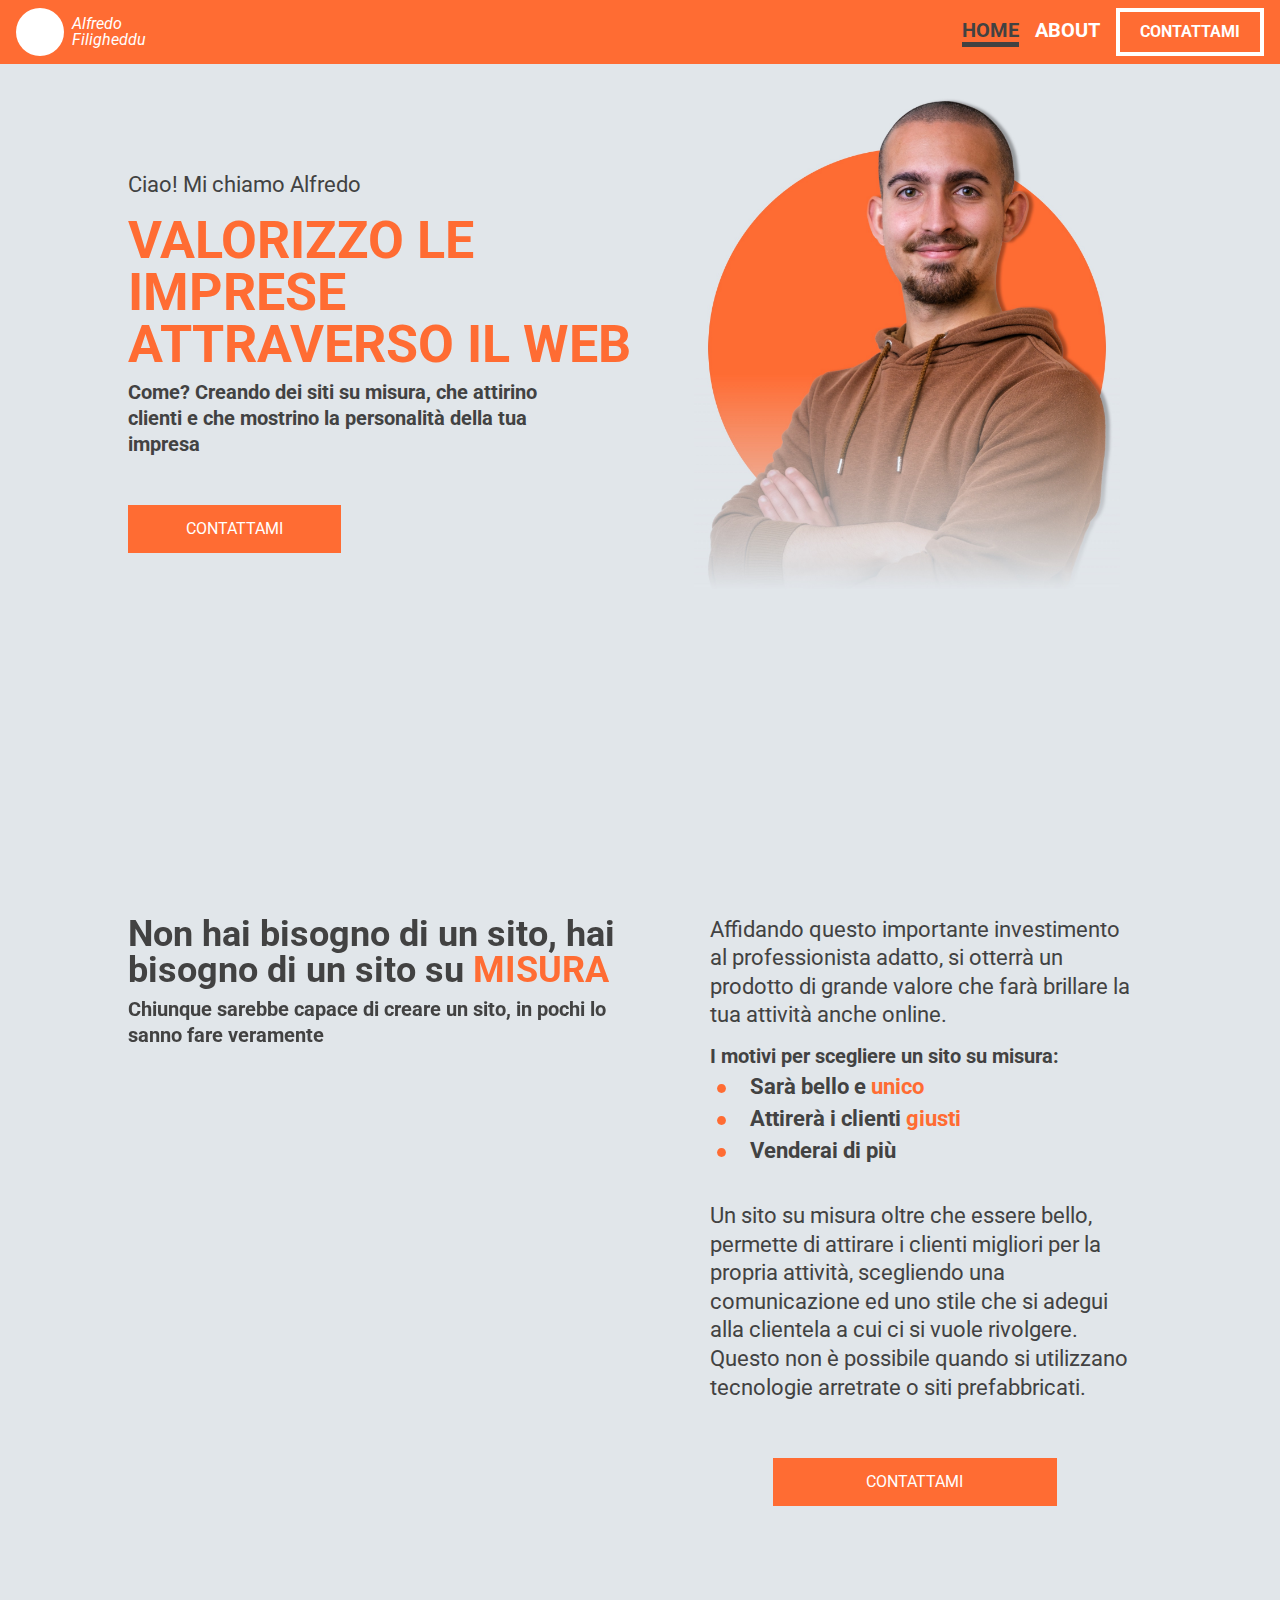
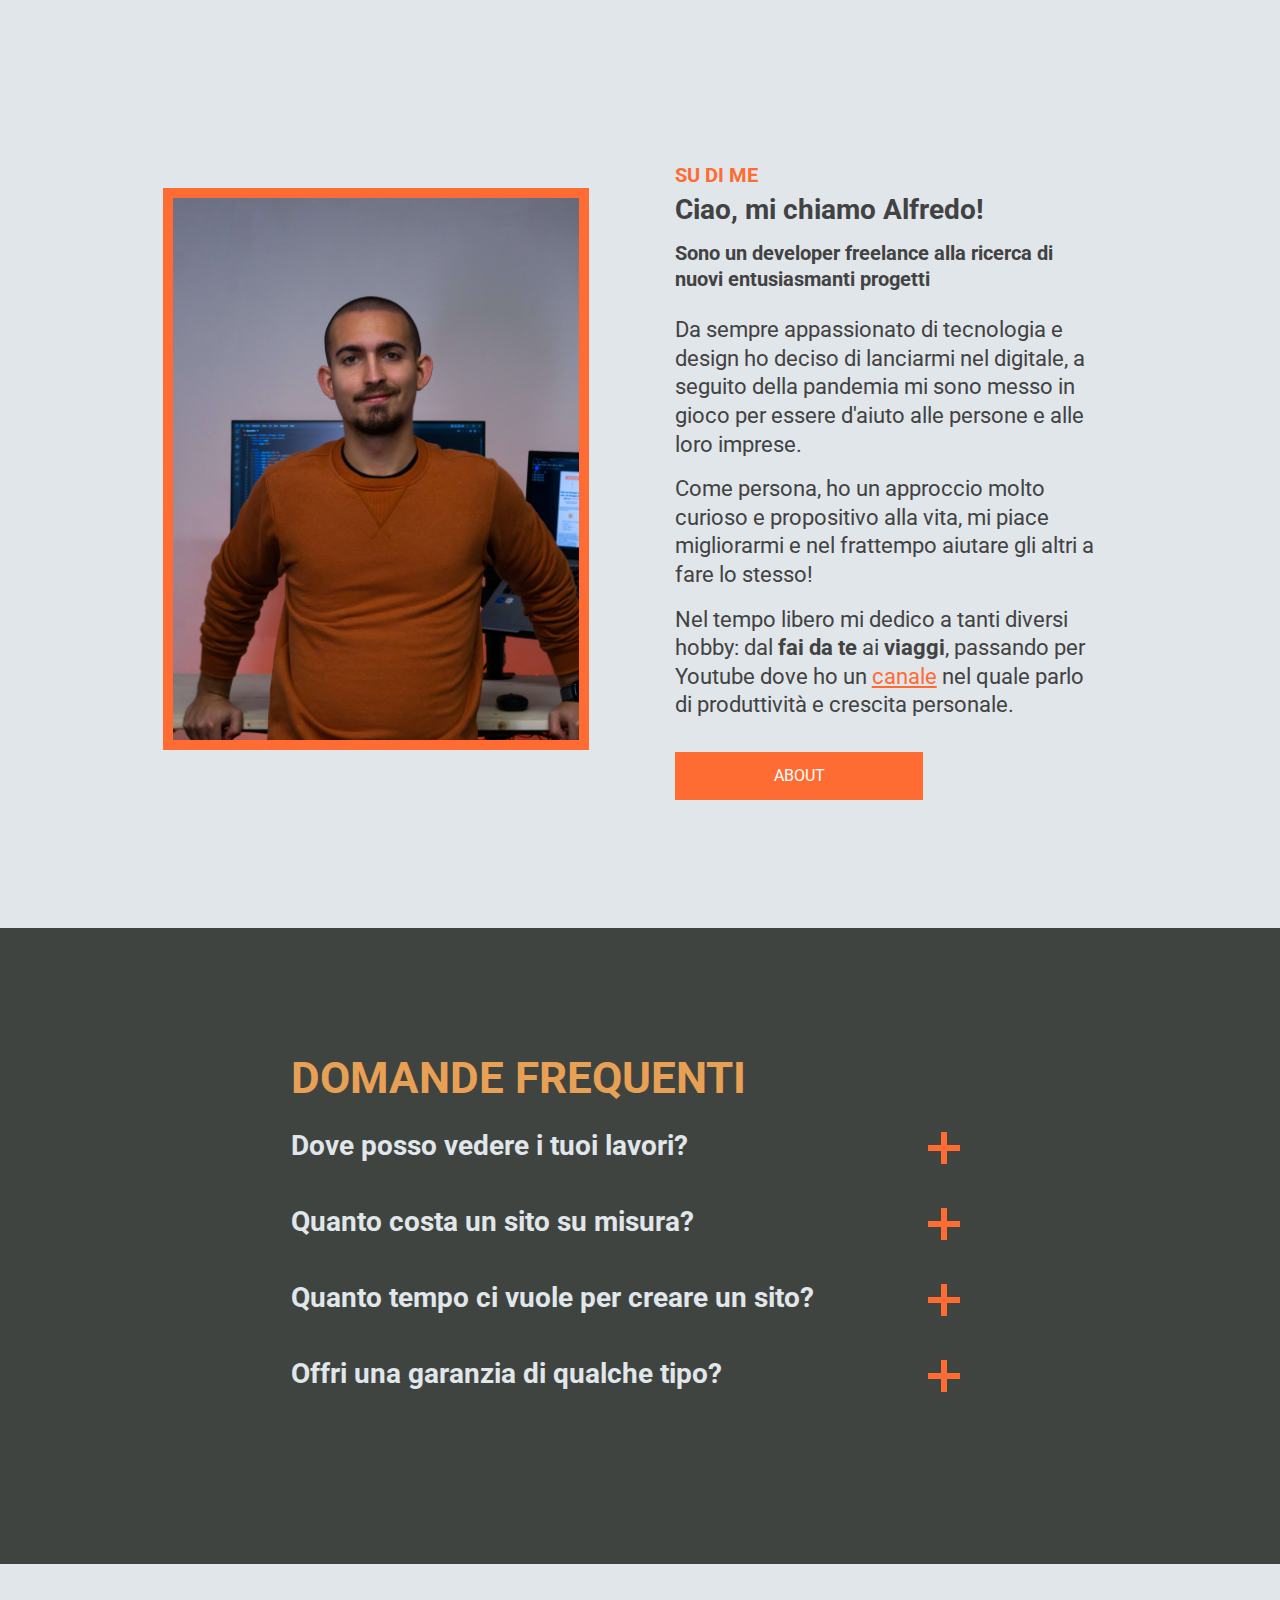
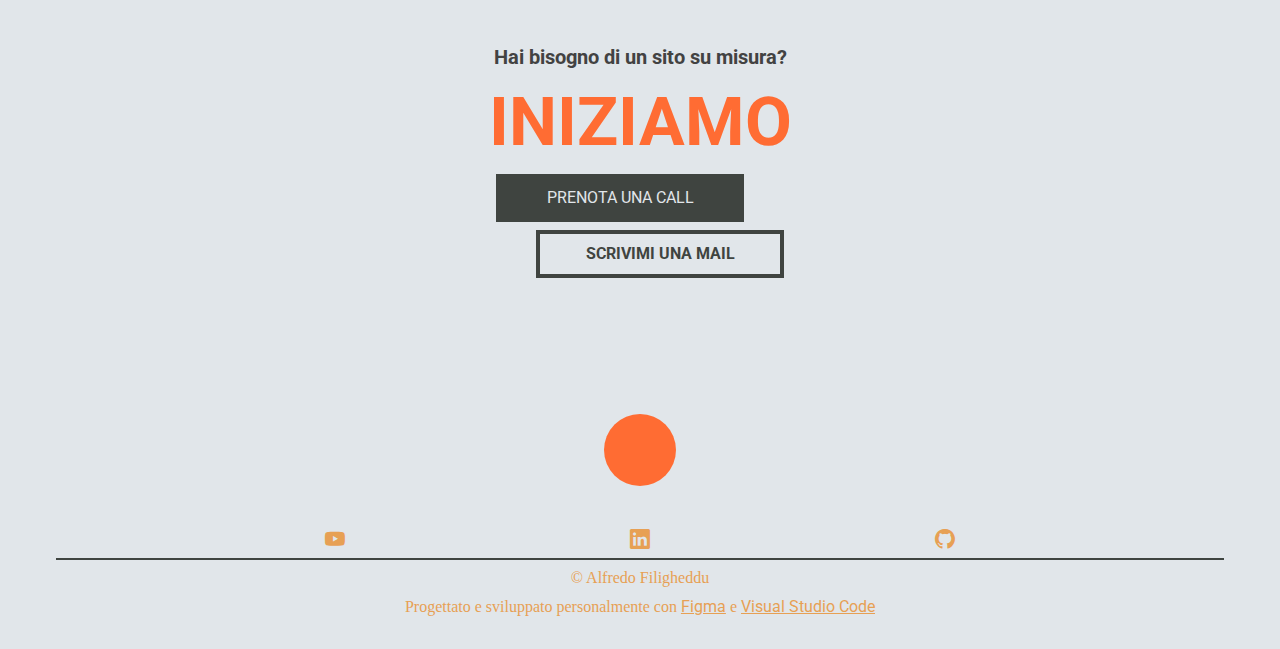
<file: index.html>
<!DOCTYPE html>
<html lang="it">

<head>
  <meta charset="UTF-8">
  <meta http-equiv="X-UA-Compatible" content="IE=edge">
  <meta name="viewport" content="width=device-width, initial-scale=1.0">
  <meta name="description" content="Alfredo Filigheddu Web Developer landing page">
  <meta name="theme-color" content="#ff6c33" />
  <title>Alfredo Filigheddu Web Developer Freelance</title>

  <link rel="shortcut icon" href="assets/img/IconWEB.svg" type="image/x-icon">
  <link rel="icon" href="assets/img/IconIOS.png" sizes="32x32">
  <link rel="icon" href="assets/img/IconIOS.png" sizes="192x192">
  <link rel="apple-touch-icon" sizes="192x192" href="assets/img/IconIOS.png">

  <link type='text/css' rel="stylesheet" href="assets/scss/style.css">
  <link type='text/css' rel='stylesheet' href='https://cdn.jsdelivr.net/npm/bootstrap-icons@1.9.1/font/bootstrap-icons.css'>
</head>

<body class="bg-light">
  <header class="sticky-top">
    <nav class="navbar-expand-round-md">
      <label for="navRoundCheck" class="fixed-top invisible">Burger menu</label>
      <input id="navRoundCheck" class="nav-check-round" type="checkbox">
      <ul class="burger-round">
        <li class="line1"></li>
        <li class="line2"></li>
        <li class="line3"></li>
      </ul>
      <div class="dot"></div>

      <a class="nav-brand" href="index.html">
        <div class="logo mr-1"></div>
        <span>Alfredo <br>
          Filigheddu
        </span>
      </a>

      <div class="navbar-collapse-round">
        <ul class="navbar-nav">
          <li class="nav-item"><a class="nav-link active" aria-current="page" href="index.html">Home</a></li>
          <!-- <li class="nav-item"><a class="nav-link" href="index.html#portfolio">Work</a></li> -->
          <li class="nav-item"><a class="nav-link" href="about.html">About</a></li>
          <!-- <li class="nav-item"><a class="nav-link" href="blog.html">Blog</a></li> -->
          <li class="nav-item">
            <a class="nav-link hollow-button border-white" href="mailto:filigheddualfredo@gmail.com" target="_blank">Contattami</a>
          </li>
        </ul>
      </div>
    </nav>
  </header>

  <main>
    <!-- Hero section  -->
    <section class="d-flex-lg flex-row-reverse-lg align-center justify-between pt-0">

      <div class="mb-3 mx-4 col-5-lg position-relative">
        <img src="assets/img/hero.jpeg" class="responsive-pic position-relative" alt="">
      </div>

      <div class="text-center d-flex flex-column align-center col-6-lg text-left-lg align-start-lg">
        <p>Ciao! Mi chiamo Alfredo</p>
        <h1 class="color-main sub-title-4 sub-title-3-lg">Valorizzo le imprese attraverso il web</h1>
        <p class="sub-title-6 col-10">Come? Creando dei siti su misura, che attirino clienti e che mostrino la
          personalità della tua impresa</p>
        <a href="mailto:filigheddualfredo@gmail.com" target="_blank" class="flat-button bg-main color-white mt-5 col-5-lg">Contattami</a>
      </div>
    </section>

    <!-- Education section -->
    <section class="d-flex-lg justify-between-lg">
      <div class="text-center h-fit-content mb-5 col-6-lg text-left-lg sticky-navbar-lg">
        <h2 class="nonecase sub-title-4">Non hai bisogno di un sito, hai bisogno di un sito su
          <span class="uppercase color-main">misura</span>
        </h2>
        <p class="sub-title-6 ">Chiunque sarebbe capace di creare un sito, in pochi lo sanno fare veramente</p>
      </div>

      <div class="col-5-lg">
        <p>Affidando questo importante investimento al professionista adatto, si otterrà un prodotto di grande valore
          che
          farà brillare la tua attività anche online.</p>

        <h3 class="sub-title-6 text-center text-left-lg">I motivi per scegliere un sito su misura:</h3>
        <ul class="list">
          <li>Sarà bello e <span class="color-main">unico</span></li>
          <li>Attirerà i clienti <span class="color-main">giusti</span></li>
          <li>Venderai di più</li>
        </ul>

        <p>Un sito su misura oltre che essere bello, permette di attirare i clienti migliori per la propria attività,
          scegliendo una comunicazione ed uno stile che si adegui alla clientela a cui ci si vuole rivolgere. <br>

          Questo non è possibile quando si utilizzano tecnologie arretrate o siti prefabbricati.
        </p>

        <div class="text-center pt-5"><a href="mailto:filigheddualfredo@gmail.com" target="_blank" class="flat-button bg-main color-white col-8-lg">Contattami</a>
        </div>
      </div>
    </section>

    <!-- Prima recensione -->
    <!-- <section>
      <div class="bg-accent mb-3" style="aspect-ratio: 16/9;"></div>
      <h3 class="sub-title-5">"Titolo di recensione bellissima"</h3>
      <p>"Lorem ipsum dolor sit amet consectetur adipisicing elit. Iste eveniet fugiat placeat nam aliquam fuga dolores
        quam id ab quod libero tempore, illum ipsum commodi laborum molestias maiores, a facere!"</p>
      <div class="d-flex align-center">
        <div class="round-5 bg-accent mr-2" style="aspect-ratio: 1/1; height: 48px;"></div>
        <p class="mb-0"><span class="uppercase bold">Alex Pileri</span> <br>
          Videomaker</p>
      </div>
    </section> -->

    <!-- Futura sezione portfolio -->
    <!-- Futura sezione portfolio -->
    <!-- Futura sezione portfolio -->

    <!-- About me riassunto -->
    <section class="d-flex flex-column align-center flex-row-lg justify-around">
      <img src="assets/img/about.jpg" alt="" class="responsive-pic mb-3 col-5-lg" style="border: 10px solid #ff6c33;">
      <div class="col-5-lg">
        <div class="text-center text-left-lg">
          <p class="uppercase color-main sub-title-6">Su di me</p>
          <h3 class="mb-2">Ciao, mi chiamo Alfredo!</h3>
          <p class="sub-title-6 mb-3">Sono un <em>developer freelance</em> alla ricerca di nuovi entusiasmanti progetti
          </p>
        </div>

        <div class="mb-4">
          <p>Da sempre appassionato di tecnologia e design ho deciso di lanciarmi nel digitale, a seguito della
            pandemia mi sono messo in gioco per essere d'aiuto alle persone e alle loro imprese.</p>
          <p>Come persona, ho un approccio molto curioso e propositivo alla vita, mi piace migliorarmi e nel
            frattempo aiutare gli altri a fare lo stesso!</p>
          <p>Nel tempo libero mi dedico a tanti diversi hobby: dal <b>fai da te</b> ai <b>viaggi</b>, passando per
            Youtube
            dove ho un <a href="https://www.youtube.com/channel/UCLIJbzDooY8uqppBxe8pnKA" target="_blank">canale</a>
            nel quale parlo di produttività e crescita personale.
          </p>
        </div>
        <div class="text-center text-left-lg"><a href="about.html" class="flat-button bg-main color-white col-7-lg">About</a></div>
      </div>
    </section>

    <!-- Blog di educazione -->
    <!-- <section class="bg-dark color-light">
      <div class="text-center">
        <p class="uppercase color-main sub-title-6">Blog</p>
        <h3 class="mb-2">Aggiornarsi in toto</h3>
        <p class="sub-title-6 mb-3">Aggiornarsi sulle ultime novità ti aiuterà a migliorare la tua presenza online</p>
      </div>

      <div class="d-flex-lg justify-evenly">
        <article class="mb-5 pt-5 col-4-lg">
          <img src="assets/img/blog1.jpg" alt="" class="mb-2 responsive-pic"
            style="aspect-ratio: 16/9;border: 4px solid #ff6c33;">
          <p class="sub-title-6 color-main mb-0">Web design</p>
          <h3 class="mb-2">5 cose che devi assolutamente avere sul tuo sito</h3>
          <p>Ogni sito che si rispetti è composto da diverse sezioni, un buon modo per riconoscere un sito di qualità da
            uno scadente è controllare che abbia almeno tre di quelle elencate in questo articolo.</p>
        </article>

        <article class="mb-5 pt-5 col-4-lg">
          <div class="bg-accent mb-2" style="aspect-ratio: 16/9;"></div>
          <p class="sub-title-6 color-main mb-0">Business</p>
          <h3 class="mb-2">Perchè hai bisogno di un sito</h3>
          <p>A seguito della pandemia gran parte delle attività si sono spostate sul web, avere una presenza online è
            ora più importante che mai.</p>
        </article>

        <article class="mb-5 pt-5 col-4-lg">
          <div class="bg-accent mb-2" style="aspect-ratio: 16/9;"></div>
          <p class="sub-title-6 color-main mb-0">Web design</p>
          <h3 class="mb-2">Cos'è un sito web responsive e perchè dovresti saperlo</h3>
          <p>Un sito web responsive può fare la differenza nell'acquisire nuovi clienti. Scopri in questo articolo cosa
            sono e perchè è meglio averne uno.</p>
        </article>
      </div>
      <div class="text-center">
        <a href="blog.html" class="flat-button bg-main color-white col-4-lg">Vedi tutti gli articoli</a>
      </div>
      </div>
    </section> -->

    <!-- Futura sezione con recensioni -->
    <!-- Futura sezione con recensioni -->
    <!-- Futura sezione con recensioni -->

    <!-- Domande Frequenti -->
    <section class="bg-dark color-light d-flex-lg justify-center align-center">
      <div class="col-8-lg">
        <h2 class="mb-4 color-accent">Domande Frequenti</h2>

        <div class="accordion">
          <h3>Dove posso vedere i tuoi lavori?</h3>
          <div class="plus"><span></span><span></span></div>
        </div>
        <p class="panel">Attualmente non ho lavori che posso mostrare, in quanto quelli che ho svolto finora sono sotto
          accordo di riservatezza e non posso quindi pubblicarli online. <br>
          In ogni caso questo sito l’ho fatto io, e penso possa essere un buon esempio delle mie abilità.</p>

        <div class="accordion">
          <h3>Quanto costa un sito su misura?</h3>
          <div class="plus"><span></span><span></span></div>
        </div>
        <p class="panel">Ogni sito è unico e come tale avrà un valore differente in base a diversi fattori. <br>
          Per farti un’idea alcuni dei siti a cui ho lavorato hanno un valore tra i 500€ e i 700€ per pagine singole e
          dai 1000€ in su per siti completi con almeno tre pagine.</p>

        <div class="accordion">
          <h3>Quanto tempo ci vuole per creare un sito?</h3>
          <div class="plus"><span></span><span></span></div>
        </div>
        <p class="panel">In genere le tempistiche per completare un sito dall’inizio alla fine vanno da 2 a 5 settimane,
          in base alla complessità e al numero di pagine.</p>

        <div class="accordion">
          <h3>Offri una garanzia di qualche tipo?</h3>
          <div class="plus"><span></span><span></span></div>
        </div>
        <p class="panel">Si, per l’intero anno successivo al completamento del sito tutti gli interventi di manutenzione
          e risoluzione dei bug sono gratuiti.</p>
      </div>
    </section>


    <!-- Call to action -->
    <div class="d-flex flex-column align-center py-5 my-5">
      <p class="sub-title-6">Hai bisogno di un sito su misura?</p>
      <p class="sub-title-1 uppercase color-main">Iniziamo</p>
      <a href="/contacts.html" class="flat-button bg-dark color-light mb-1" style="width: 248px; margin-right: 40px;">Prenota una call
      </a>
      <a href="mailto:filigheddualfredo@gmail.com" target="_blank" class="hollow-button" style="width: 248px; margin-left: 40px;">Scrivimi una mail
      </a>
    </div>
  </main>

  <footer class="text-center color-accent">
    <a href="index.html">
      <div class="logo mb-5">
      </div>
    </a>
    <ul id="footerList" class="row justify-evenly mb-1">
      <li>
        <a href="https://www.youtube.com/channel/UCLIJbzDooY8uqppBxe8pnKA" target="_blank">
          <i class="bi bi-youtube color-accent"></i></a>
      </li>
      <li>
        <a href="https://www.linkedin.com/in/alfredo-filigheddu" target="_blank"><i class="bi bi-linkedin color-accent"></i></a>
      </li>
      <li>
        <a href="https://www.github.com/Alfrew" target="_blank"><i class="bi bi-github color-accent"></i></a>
      </li>
    </ul>

    <hr>

    <div class="mx-4">
      <p class="mb-1">&copy; Alfredo Filigheddu</p>
      <p>Progettato e sviluppato personalmente con <a href="https://www.figma.com" class="color-accent" target="_blank">Figma</a> e
        <a href="https://code.visualstudio.com" class="color-accent" target="_blank">Visual Studio Code</a>
      </p>
    </div>
  </footer>

  <script src="assets/js/script.js"></script>
  <script src="assets/js/accordion.js"></script>
</body>

</html>
</file>
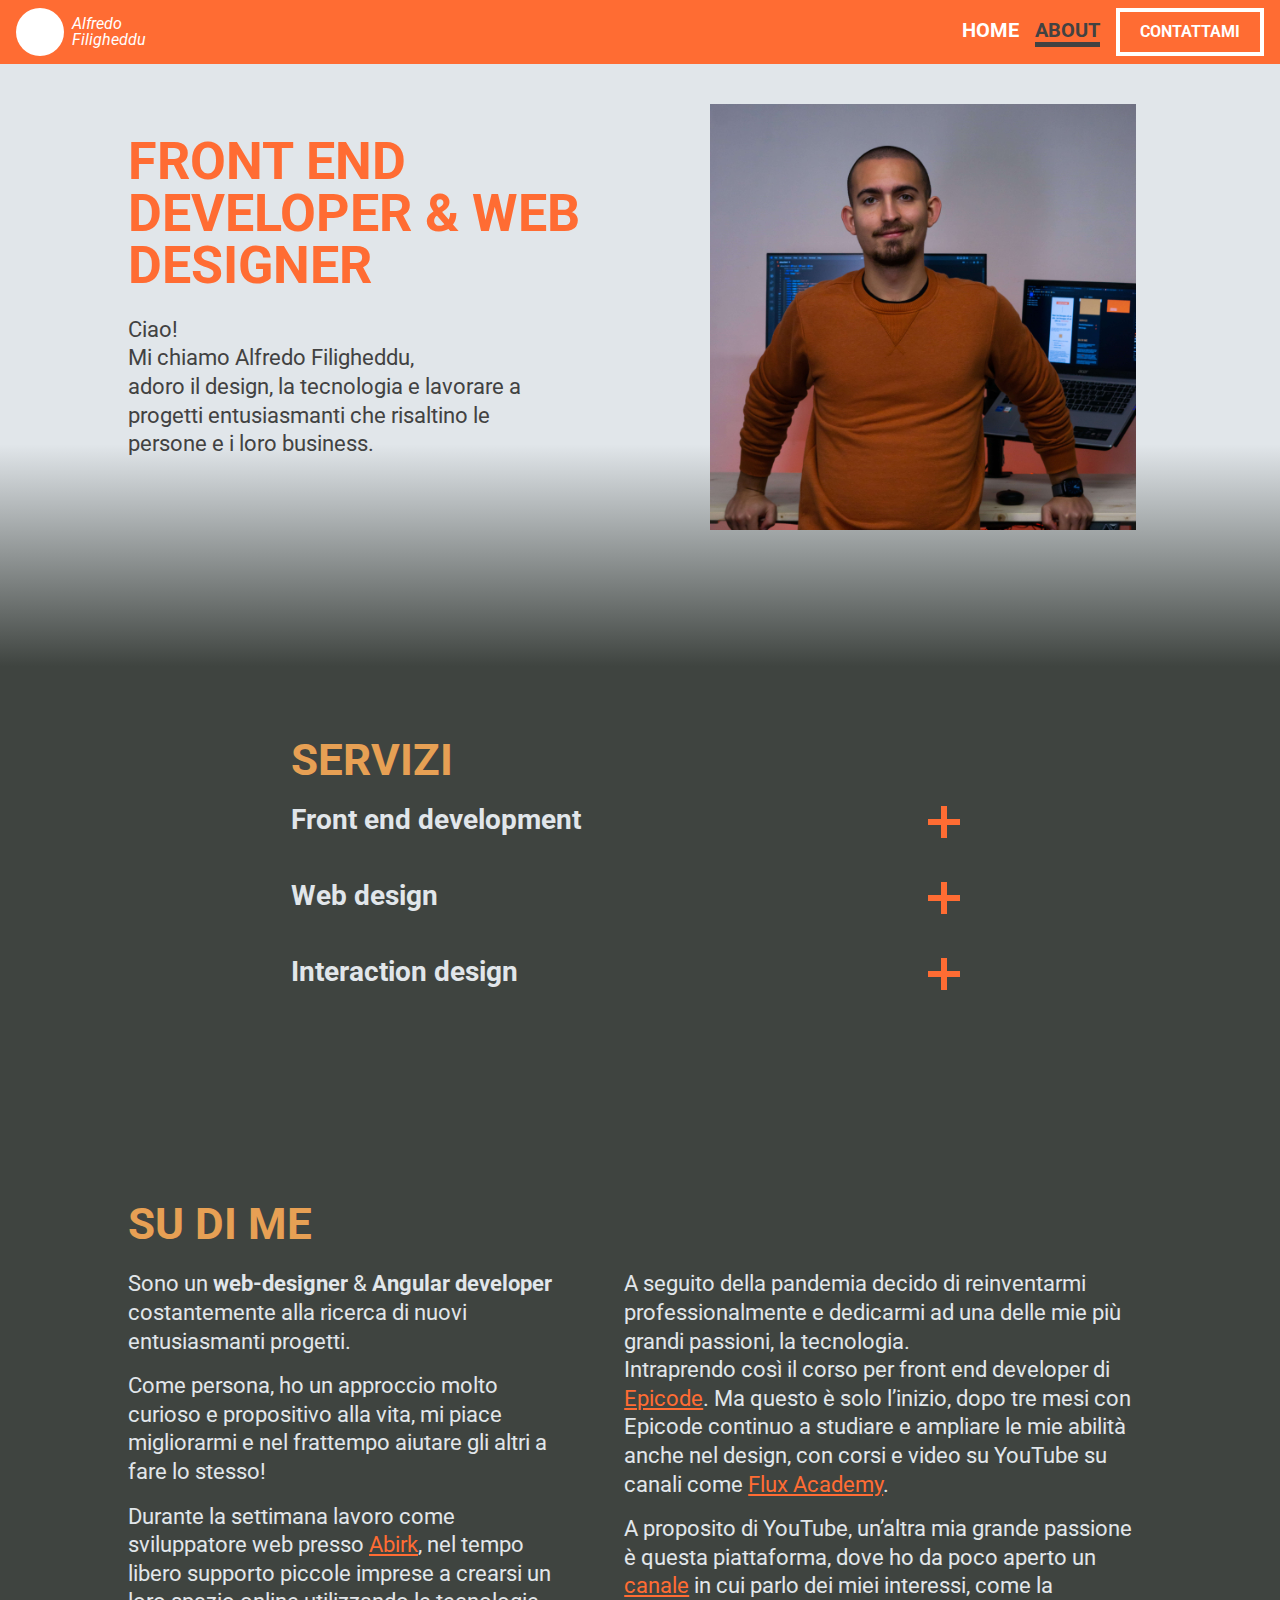
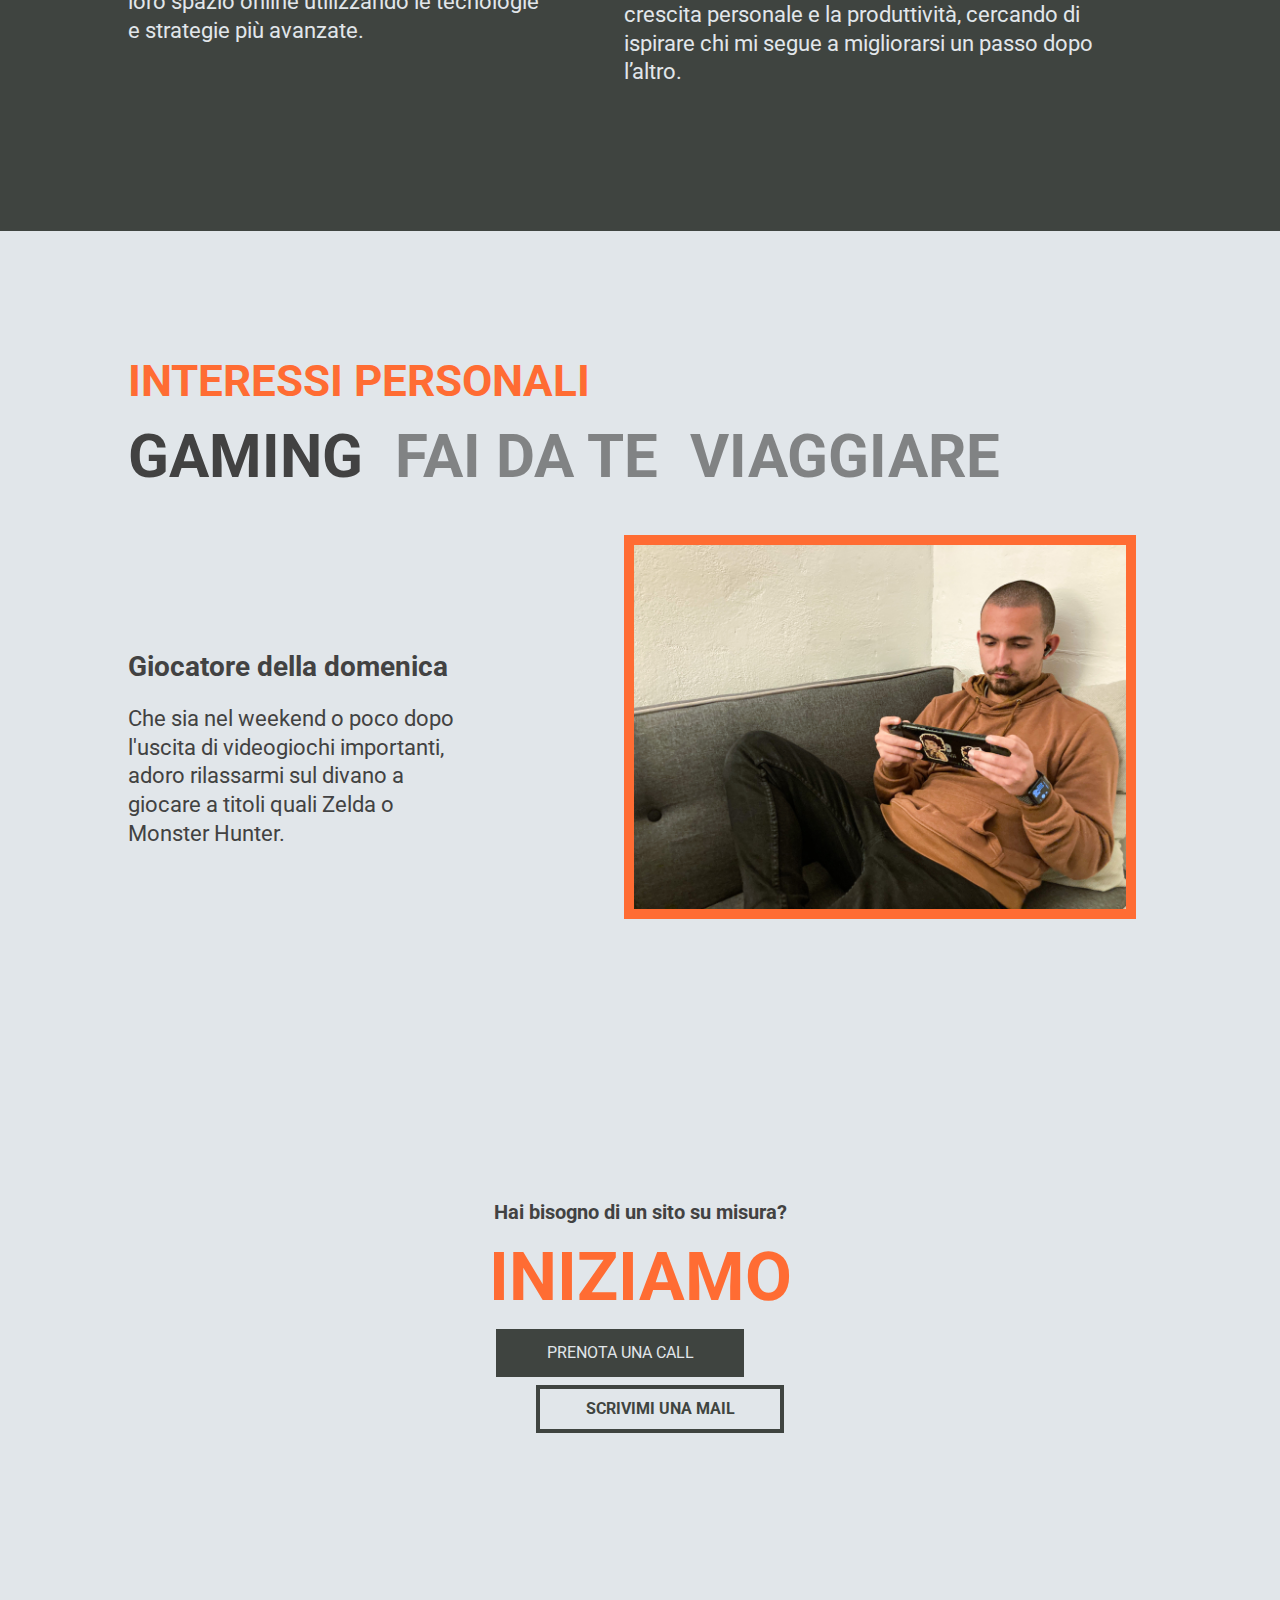
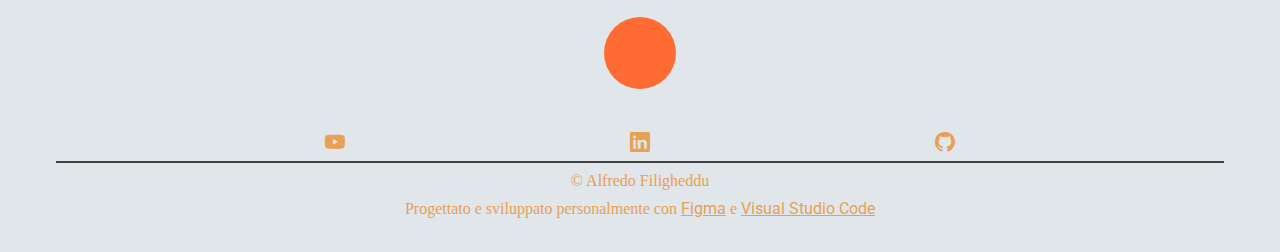
<file: about.html>
<!DOCTYPE html>
<html lang="it">

<head>
  <meta charset="UTF-8">
  <meta http-equiv="X-UA-Compatible" content="IE=edge">
  <meta name="viewport" content="width=device-width, initial-scale=1.0">
  <meta name="description" content="Alfredo Filigheddu Web Developer landing page">
  <meta name="theme-color" content="#ff6c33" />
  <title>About - Alfredo Filigheddu Web Developer Freelance</title>

  <link rel="shortcut icon" href="assets/img/IconWEB.svg" type="image/x-icon">
  <link rel="icon" href="assets/img/IconIOS.png" sizes="32x32">
  <link rel="icon" href="assets/img/IconIOS.png" sizes="192x192">
  <link rel="apple-touch-icon" sizes="192x192" href="assets/img/IconIOS.png">

  <link type='text/css' rel="stylesheet" href="assets/scss/style.css">
  <link type='text/css' rel='stylesheet' href='https://cdn.jsdelivr.net/npm/bootstrap-icons@1.9.1/font/bootstrap-icons.css'>
</head>

<body class="bg-light">
  <header class="sticky-top">
    <nav class="navbar-expand-round-md">
      <label for="navRoundCheck" class="fixed-top invisible">Burger menu</label>
      <input id="navRoundCheck" class="nav-check-round" type="checkbox">
      <ul class="burger-round">
        <li class="line1"></li>
        <li class="line2"></li>
        <li class="line3"></li>
      </ul>
      <div class="dot"></div>

      <a class="nav-brand" href="index.html">
        <div class="logo mr-1"></div>
        <span>Alfredo <br>
          Filigheddu
        </span>
      </a>

      <div class="navbar-collapse-round">
        <ul class="navbar-nav">
          <li class="nav-item"><a class="nav-link" href="index.html">Home</a></li>
          <!-- <li class="nav-item"><a class="nav-link" href="index.html#portfolio">Work</a></li> -->
          <li class="nav-item"><a class="nav-link active" aria-current="page" href="about.html">About</a></li>
          <!-- <li class="nav-item"><a class="nav-link" href="blog.html">Blog</a></li> -->
          <li class="nav-item">
            <a class="nav-link hollow-button border-white" href="mailto:filigheddualfredo@gmail.com" target="_blank">
              Contattami
            </a>
          </li>
        </ul>
      </div>
    </nav>
  </header>

  <main>
    <!-- Hero section  -->
    <section class="bg-dark-gradient pt-0">
      <div class="d-flex-md align-center-md justify-between-md py-5 ">
        <div class="col-6-md">
          <h1 class="color-main">Front End Developer & Web Designer</h1>
          <p class="mb-5 col-10">
            Ciao! <br>
            Mi chiamo Alfredo Filigheddu, <br>
            adoro il design, la tecnologia e lavorare a progetti entusiasmanti che risaltino le persone e i loro
            business.
          </p>
        </div>

        <img src="assets/img/desk.jpg" alt="" class="responsive-pic col-5-md">
      </div>
    </section>

    <!-- Servizi  -->
    <section class="bg-dark color-light py-5 d-flex-lg justify-center align-center">

      <div class="col-8-lg">
        <h2 class="color-accent">Servizi</h2>

        <div class="accordion">
          <h3>Front end development</h3>
          <div class="plus"><span></span><span></span></div>
        </div>
        <p class="panel">Progetto, sviluppo e testo applicazioni web scalabili.</p>

        <div class="accordion">
          <h3>Web design</h3>
          <div class="plus"><span></span><span></span></div>
        </div>
        <p class="panel">Progetto e sviluppo siti web veloci e responsive.</p>

        <div class="accordion">
          <h3>Interaction design</h3>
          <div class="plus"><span></span><span></span></div>
        </div>
        <p class="panel">Progetto e realizzo interazioni e animazioni per siti web e applicazioni.</p>
      </div>

    </section>

    <section class="bg-dark color-light">
      <!-- Su di me -->
      <h2 class="color-accent">Su di me</h2>
      <div class="d-flex-lg justify-between-lg">
        <div class="col-5-lg">
          <p>Sono un <b>web-designer</b> & <b>Angular developer</b> costantemente alla ricerca di nuovi
            entusiasmanti progetti.</p>

          <p>Come persona, ho un approccio molto curioso e propositivo alla vita, mi piace migliorarmi e nel
            frattempo aiutare gli altri a fare lo stesso!</p>

          <p>Durante la settimana lavoro come sviluppatore web presso
            <a href="https://www.abirk.com/" target="_blank">Abirk</a>, nel tempo libero
            supporto piccole imprese a crearsi un loro spazio online utilizzando le tecnologie e strategie più avanzate.
          </p>
        </div>

        <div class="col-6-lg">
          <p>A seguito della pandemia decido di reinventarmi professionalmente e dedicarmi ad una delle mie
            più grandi passioni, la tecnologia. <br>
            Intraprendo così il corso per front end developer di
            <a href="https://epicode.com/it?utm_source=student&utm_content=filigheddualfredo@gmail.com" target="_blank">Epicode</a>. Ma questo è solo l’inizio, dopo
            tre mesi con Epicode continuo a studiare e ampliare le mie abilità anche nel design, con corsi e video su
            YouTube su canali come <a href="https://www.flux-academy.com/" target="_blank">Flux Academy</a>.
          </p>

          <p>A proposito di YouTube, un’altra mia grande passione è questa piattaforma, dove ho da poco
            aperto un <a href="https://www.youtube.com/channel/UCLIJbzDooY8uqppBxe8pnKA" target="_blank">canale</a> in
            cui
            parlo dei miei interessi, come la crescita personale e la produttività,
            cercando di ispirare chi mi segue a migliorarsi un passo dopo l’altro.</p>
        </div>
      </div>
    </section>

    <!-- Interessi personali -->
    <section>
      <h2 class="color-main">Interessi personali</h2>
      <div class="d-flex-md mb-5-md">
        <h3 class="carousel-title active sub-title-1-xxl sub-title-2-xl sub-title-3 mr-4-md">Gaming</h3>
        <h3 class="carousel-title sub-title-1-xxl sub-title-2-xl sub-title-3 mr-4-md">Fai da te</h3>
        <h3 class="carousel-title sub-title-1-xxl sub-title-2-xl sub-title-3">Viaggiare</h3>
      </div>


      <div class="position-relative">
        <div class="carousel-content active d-flex-md flex-row-reverse-md justify-between-md align-center-md">
          <img src="assets/img/gaming.jpg" alt="" class="responsive-pic mb-3 col-6-md border-main" style="aspect-ratio: 4/3; border: 10px solid #ff6c33;">
          <div class="col-4-md pt-5-md">
            <h3>Giocatore della domenica</h3>
            <p>Che sia nel weekend o poco dopo l'uscita di videogiochi importanti, adoro rilassarmi sul divano a giocare
              a
              titoli quali Zelda o Monster&nbsp;Hunter.
            </p>
          </div>
        </div>
        <div class="carousel-content d-flex-md flex-row-reverse-md justify-between-md align-center-md" style="position: absolute;">
          <img src="assets/img/diy.jpg" alt="" class="responsive-pic mb-3 col-6-md border-main" style="aspect-ratio: 4/3; border: 10px solid #ff6c33;">
          <div class="col-4-md pt-5-md">
            <h3>Fai per tre</h3>
            <p>Quando sono a casa, che sia per necessità o per puro gusto, libero il mio estro creativo creando mobili e
              oggetti in legno.
            </p>
          </div>
        </div>
        <div class="carousel-content d-flex-md flex-row-reverse-md justify-between-md align-center-md" style="position: absolute;">
          <img src="assets/img/travel.jpg" alt="" class="responsive-pic mb-3 col-6-md border-main" style="aspect-ratio: 4/3; border: 10px solid #ff6c33;">
          <div class="col-4-md pt-5-md">
            <h3>Nomade digitale</h3>
            <p>Che sia in campeggio o nelle capitali del mondo, adoro viaggiare e grazie alla mia professione posso
              farlo
              senza dover smettere di lavorare.
            </p>
          </div>
        </div>
      </div>
    </section>

    <!-- Call to action -->
    <section class="d-flex flex-column align-center">
      <p class="sub-title-6">Hai bisogno di un sito su misura?</p>
      <p class="sub-title-1 uppercase color-main">Iniziamo</p>
      <a href="/contacts.html" class="flat-button bg-dark color-light mb-1" style="width: 248px; margin-right: 40px;">Prenota una call
      </a>
      <a href="mailto:filigheddualfredo@gmail.com" target="_blank" class="hollow-button" style="width: 248px; margin-left: 40px;">Scrivimi una mail
      </a>
    </section>
  </main>

  <footer class="text-center color-accent">
    <a href="index.html">
      <div class="logo mb-5">
      </div>
    </a>
    <ul id="footerList" class="row justify-evenly mb-1">
      <li>
        <a href="https://www.youtube.com/channel/UCLIJbzDooY8uqppBxe8pnKA" target="_blank">
          <i class="bi bi-youtube color-accent"></i></a>
      </li>
      <li>
        <a href="https://www.linkedin.com/in/alfredo-filigheddu" target="_blank"><i class="bi bi-linkedin color-accent"></i></a>
      </li>
      <li>
        <a href="https://www.github.com/Alfrew" target="_blank"><i class="bi bi-github color-accent"></i></a>
      </li>
    </ul>

    <hr>

    <div class="mx-4">
      <p class="mb-1">&copy; Alfredo Filigheddu</p>
      <p>Progettato e sviluppato personalmente con <a href="https://www.figma.com" class="color-accent" target="_blank">Figma</a> e
        <a href="https://code.visualstudio.com" class="color-accent" target="_blank">Visual Studio Code</a>
      </p>
    </div>
  </footer>

  <script src="assets/js/script.js"></script>
  <script src="assets/js/accordion.js"></script>
  <script src="assets/js/carouselTitle.js"></script>
</body>

</html>
</file>
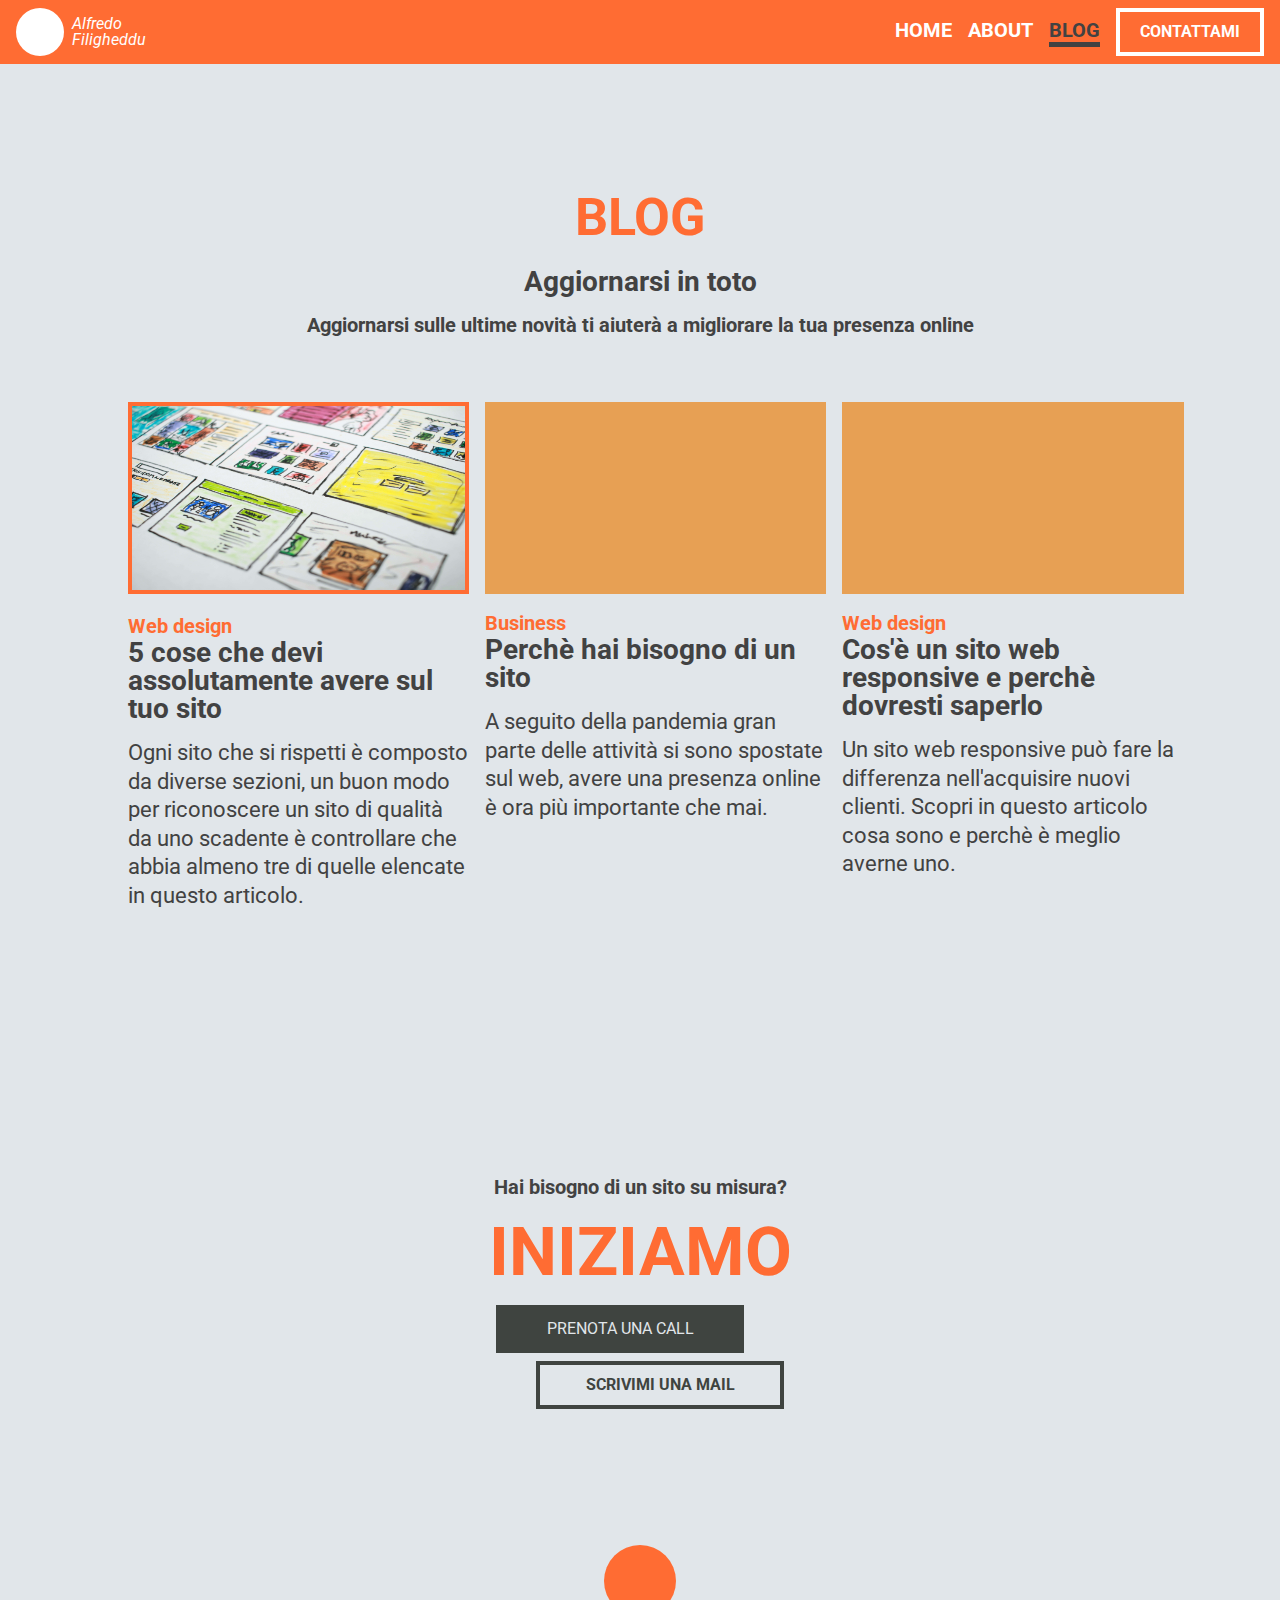
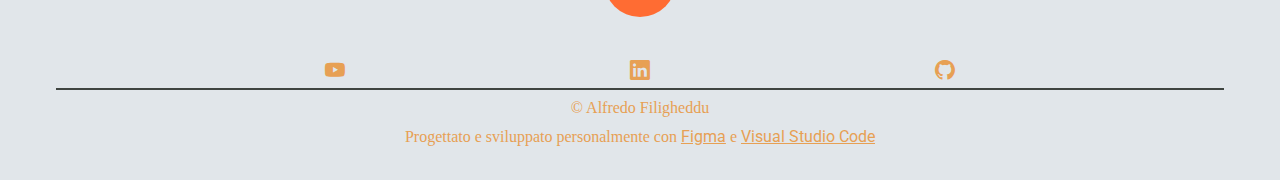
<file: blog.html>
<!DOCTYPE html>
<html lang="it">

<head>
  <meta charset="UTF-8">
  <meta http-equiv="X-UA-Compatible" content="IE=edge">
  <meta name="viewport" content="width=device-width, initial-scale=1.0">
  <meta name="description" content="Alfredo Filigheddu Web Developer landing page">
  <meta name="theme-color" content="#ff6c33" />
  <title>Alfredo Filigheddu Web Developer Freelance</title>

  <link rel="shortcut icon" href="assets/img/IconWEB.svg" type="image/x-icon">
  <link rel="icon" href="assets/img/IconIOS.png" sizes="32x32">
  <link rel="icon" href="assets/img/IconIOS.png" sizes="192x192">
  <link rel="apple-touch-icon" sizes="192x192" href="assets/img/IconIOS.png">

  <link type='text/css' rel="stylesheet" href="assets/scss/style.css">
  <link type='text/css' rel='stylesheet'
    href='https://cdn.jsdelivr.net/npm/bootstrap-icons@1.9.1/font/bootstrap-icons.css'>
</head>

<body class="bg-light">
  <header class="sticky-top">
    <nav class="navbar-expand-round-md">
      <label for="navRoundCheck" class="fixed-top invisible">Burger menu</label>
      <input id="navRoundCheck" class="nav-check-round" type="checkbox">
      <ul class="burger-round">
        <li class="line1"></li>
        <li class="line2"></li>
        <li class="line3"></li>
      </ul>
      <div class="dot"></div>

      <a class="nav-brand" href="index.html">
        <div class="logo mr-1"></div>
        <span>Alfredo <br>
          Filigheddu
        </span>
      </a>

      <div class="navbar-collapse-round">
        <ul class="navbar-nav">
          <li class="nav-item"><a class="nav-link" href="index.html">Home</a></li>
          <!-- <li class="nav-item"><a class="nav-link" href="index.html#portfolio">Work</a></li> -->
          <li class="nav-item"><a class="nav-link" href="about.html">About</a></li>
          <li class="nav-item"><a class="nav-link active" aria-current="page" href="blog.html">Blog</a></li>
          <li class="nav-item">
            <a class="nav-link hollow-button border-white" href="mailto:filigheddualfredo@gmail.com"
              target="_blank">Contattami</a>
          </li>
        </ul>
      </div>
    </nav>
  </header>

  <main>
    <section>
      <div class="text-center">
        <h1 class="color-main">Blog</h1>
        <h3 class="mb-2">Aggiornarsi in toto</h3>
        <p class="sub-title-6 mb-3">Aggiornarsi sulle ultime novità ti aiuterà a migliorare la tua presenza online</p>
      </div>

      <div class="d-flex-lg justify-evenly">
        <article class="mb-5 pt-5 col-4-lg">
          <img src="assets/img/blog1.jpg" alt="" class="mb-2 responsive-pic"
            style="aspect-ratio: 16/9; border: 4px solid #ff6c33;">
          <p class="sub-title-6 color-main mb-0">Web design</p>
          <h3 class="mb-2">5 cose che devi assolutamente avere sul tuo sito</h3>
          <p>Ogni sito che si rispetti è composto da diverse sezioni, un buon modo per riconoscere un sito di qualità da
            uno scadente è controllare che abbia almeno tre di quelle elencate in questo articolo.</p>
        </article>

        <article class="mb-5 pt-5 col-4-lg">
          <div class="bg-accent mb-2" style="aspect-ratio: 16/9;"></div>
          <p class="sub-title-6 color-main mb-0">Business</p>
          <h3 class="mb-2">Perchè hai bisogno di un sito</h3>
          <p>A seguito della pandemia gran parte delle attività si sono spostate sul web, avere una presenza online è
            ora più importante che mai.</p>
        </article>

        <article class="mb-5 pt-5 col-4-lg">
          <div class="bg-accent mb-2" style="aspect-ratio: 16/9;"></div>
          <p class="sub-title-6 color-main mb-0">Web design</p>
          <h3 class="mb-2">Cos'è un sito web responsive e perchè dovresti saperlo</h3>
          <p>Un sito web responsive può fare la differenza nell'acquisire nuovi clienti. Scopri in questo articolo cosa
            sono e perchè è meglio averne uno.</p>
        </article>
      </div>
      </div>
    </section>

    <!-- Call to action -->
    <div class="d-flex flex-column align-center py-5 my-5">
      <p class="sub-title-6">Hai bisogno di un sito su misura?</p>
      <p class="sub-title-1 uppercase color-main">Iniziamo</p>
      <a href="/contacts.html" class="flat-button bg-dark color-light mb-1"
        style="width: 248px; margin-right: 40px;">Prenota una call
      </a>
      <a href="mailto:filigheddualfredo@gmail.com" target="_blank" class="hollow-button"
        style="width: 248px; margin-left: 40px;">Scrivimi una mail
      </a>
    </div>
  </main>

  <footer class="text-center color-accent">
    <a href="index.html">
      <div class="logo mb-5">
      </div>
    </a>
    <ul id="footerList" class="row justify-evenly mb-1">
      <li>
        <a href="https://www.youtube.com/channel/UCLIJbzDooY8uqppBxe8pnKA" target="_blank">
          <i class="bi bi-youtube color-accent"></i></a>
      </li>
      <li>
        <a href="https://www.linkedin.com/in/alfredo-filigheddu" target="_blank"><i
            class="bi bi-linkedin color-accent"></i></a>
      </li>
      <li>
        <a href="https://www.github.com/Alfrew" target="_blank"><i class="bi bi-github color-accent"></i></a>
      </li>
    </ul>

    <hr>

    <div class="mx-4">
      <p class="mb-1">&copy; Alfredo Filigheddu</p>
      <p>Progettato e sviluppato personalmente con <a href="https://www.figma.com" class="color-accent"
          target="_blank">Figma</a> e
        <a href="https://code.visualstudio.com" class="color-accent" target="_blank">Visual Studio Code</a>
      </p>
    </div>
  </footer>

  <script src="assets/js/script.js"></script>
  <script src="assets/js/accordion.js"></script>
</body>

</html>
</file>
<file: assets/scss/style.css>
@import url("https://fonts.googleapis.com/css2?family=Roboto:ital,wght@0,400;0,700;1,400;1,700&display=swap");
:root {
  --font-size-body1: 16px;
  --font-size-body2: 12px;
  --font-size-h1: 48px;
  --font-size-h2: 40px;
  --font-size-h3: 24px;
  --font-size-st1: 64px;
  --font-size-st2: 56px;
  --font-size-st3: 48px;
  --font-size-st4: 32px;
  --font-size-st5: 24px;
  --font-size-st6: 16px;
  --font-size-btn: 16px;
  --font-size-link: 14px;
  --font-size-UI: 10px;
  --font-size-headUI: 22px;
}

@media screen and (min-width: 992px) {
  :root {
    --font-size-body1: 22px;
    --font-size-body2: 16px;
    --font-size-h1: 52px;
    --font-size-h2: 44px;
    --font-size-h3: 28px;
    --font-size-st1: 68px;
    --font-size-st2: 60px;
    --font-size-st3: 52px;
    --font-size-st4: 36px;
    --font-size-st5: 28px;
    --font-size-st6: 20px;
    --font-size-btn: 16px;
    --font-size-link: 14px;
    --font-size-UI: 14px;
    --font-size-headUI: 26px;
  }
}
/* http://meyerweb.com/eric/tools/css/reset/ 
   v2.0 | 20110126
   License: none (public domain)
*/
html, body, div, span, applet, object, iframe,
h1, h2, h3, h4, h5, h6, p, blockquote, pre,
a, abbr, acronym, address, big, cite, code,
del, dfn, em, img, ins, kbd, q, s, samp,
small, strike, strong, sub, sup, tt, var,
b, u, i, center,
dl, dt, dd, ol, ul, li,
fieldset, form, label, legend,
table, caption, tbody, tfoot, thead, tr, th, td,
article, aside, canvas, details, embed,
figure, figcaption, footer, header, hgroup,
menu, nav, output, ruby, section, summary,
time, mark, audio, video {
  margin: 0;
  padding: 0;
  border: 0;
  font-size: 100%;
  font: inherit;
  vertical-align: baseline;
}

/* HTML5 display-role reset for older browsers */
article, aside, details, figcaption, figure,
footer, header, hgroup, menu, nav, section {
  display: block;
}

body {
  line-height: 1;
}

ol, ul {
  list-style: none;
}

blockquote, q {
  quotes: none;
}

blockquote:before, blockquote:after,
q:before, q:after {
  content: "";
  content: none;
}

table {
  border-collapse: collapse;
  border-spacing: 0;
}

* {
  box-sizing: border-box;
  font-size: var(--font-size-body2);
  font-family: "Roboto", sans-serif;
}

body {
  color: #424242;
}

a {
  font-family: "Roboto", sans-serif;
}

/** DISPLAY **************************************************************************************/
.d-block {
  display: block;
}

.d-inline {
  display: inline;
}

.d-inline-block {
  display: inline-block;
}

.d-none {
  display: none;
}

.d-flex {
  display: flex;
}

/* Y axis alignment */
.align-baseline {
  align-items: baseline;
}

.align-center {
  align-items: center;
}

.align-end {
  align-items: flex-end;
}

.align-start {
  align-items: flex-start;
}

/* X axis alignment */
.justify-center {
  justify-content: center;
}

.justify-end {
  justify-content: flex-end;
}

.justify-start {
  justify-content: flex-start;
}

.justify-around {
  justify-content: space-around;
}

.justify-between {
  justify-content: space-between;
}

.justify-evenly {
  justify-content: space-evenly;
}

/* Direction */
.flex-column {
  flex-direction: column;
}

.flex-column-reverse {
  flex-direction: column-reverse;
}

.flex-row {
  flex-direction: row;
}

.flex-row-reverse {
  flex-direction: row-reverse;
}

/* Row */
.row {
  display: flex;
  flex-wrap: wrap;
  align-items: center;
  height: 100%;
}

@media screen and (min-width: 576px) {
  .d-block-sm {
    display: block;
  }
  .d-inline-sm {
    display: inline;
  }
  .d-inline-block-sm {
    display: inline-block;
  }
  .d-none-sm {
    display: none;
  }
  .d-flex-sm {
    display: flex;
  }
  /* Y axis alignment */
  .align-baseline-sm {
    align-items: baseline;
  }
  .align-center-sm {
    align-items: center;
  }
  .align-end-sm {
    align-items: flex-end;
  }
  .align-start-sm {
    align-items: flex-start;
  }
  /* X axis alignment */
  .justify-center-sm {
    justify-content: center;
  }
  .justify-end-sm {
    justify-content: flex-end;
  }
  .justify-start-sm {
    justify-content: flex-start;
  }
  .justify-around-sm {
    justify-content: space-around;
  }
  .justify-between-sm {
    justify-content: space-between;
  }
  .justify-evenly-sm {
    justify-content: space-evenly;
  }
  /* Direction */
  .flex-column-sm {
    flex-direction: column;
  }
  .flex-column-reverse-sm {
    flex-direction: column-reverse;
  }
  .flex-row-sm {
    flex-direction: row;
  }
  .flex-row-reverse-sm {
    flex-direction: row-reverse;
  }
  /* Row */
  .row-sm {
    display: flex;
    flex-wrap: wrap;
    align-items: center;
    height: 100%;
  }
}
@media screen and (min-width: 768px) {
  .d-block-md {
    display: block;
  }
  .d-inline-md {
    display: inline;
  }
  .d-inline-block-md {
    display: inline-block;
  }
  .d-none-md {
    display: none;
  }
  .d-flex-md {
    display: flex;
  }
  /* Y axis alignment */
  .align-baseline-md {
    align-items: baseline;
  }
  .align-center-md {
    align-items: center;
  }
  .align-end-md {
    align-items: flex-end;
  }
  .align-start-md {
    align-items: flex-start;
  }
  /* X axis alignment */
  .justify-center-md {
    justify-content: center;
  }
  .justify-end-md {
    justify-content: flex-end;
  }
  .justify-start-md {
    justify-content: flex-start;
  }
  .justify-around-md {
    justify-content: space-around;
  }
  .justify-between-md {
    justify-content: space-between;
  }
  .justify-evenly-md {
    justify-content: space-evenly;
  }
  /* Direction */
  .flex-column-md {
    flex-direction: column;
  }
  .flex-column-reverse-md {
    flex-direction: column-reverse;
  }
  .flex-row-md {
    flex-direction: row;
  }
  .flex-row-reverse-md {
    flex-direction: row-reverse;
  }
  /* Row */
  .row-md {
    display: flex;
    flex-wrap: wrap;
    align-items: center;
    height: 100%;
  }
}
@media screen and (min-width: 992px) {
  .d-block-lg {
    display: block;
  }
  .d-inline-lg {
    display: inline;
  }
  .d-inline-block-lg {
    display: inline-block;
  }
  .d-none-lg {
    display: none;
  }
  .d-flex-lg {
    display: flex;
  }
  /* Y axis alignment */
  .align-baseline-lg {
    align-items: baseline;
  }
  .align-center-lg {
    align-items: center;
  }
  .align-end-lg {
    align-items: flex-end;
  }
  .align-start-lg {
    align-items: flex-start;
  }
  /* X axis alignment */
  .justify-center-lg {
    justify-content: center;
  }
  .justify-end-lg {
    justify-content: flex-end;
  }
  .justify-start-lg {
    justify-content: flex-start;
  }
  .justify-around-lg {
    justify-content: space-around;
  }
  .justify-between-lg {
    justify-content: space-between;
  }
  .justify-evenly-lg {
    justify-content: space-evenly;
  }
  /* Direction */
  .flex-column-lg {
    flex-direction: column;
  }
  .flex-column-reverse-lg {
    flex-direction: column-reverse;
  }
  .flex-row-lg {
    flex-direction: row;
  }
  .flex-row-reverse-lg {
    flex-direction: row-reverse;
  }
  /* Row */
  .row-lg {
    display: flex;
    flex-wrap: wrap;
    align-items: center;
    height: 100%;
  }
}
@media screen and (min-width: 1200px) {
  .d-block-xl {
    display: block;
  }
  .d-inline-xl {
    display: inline;
  }
  .d-inline-block-xl {
    display: inline-block;
  }
  .d-none-xl {
    display: none;
  }
  .d-flex-xl {
    display: flex;
  }
  /* Y axis alignment */
  .align-baseline-xl {
    align-items: baseline;
  }
  .align-center-xl {
    align-items: center;
  }
  .align-end-xl {
    align-items: flex-end;
  }
  .align-start-xl {
    align-items: flex-start;
  }
  /* X axis alignment */
  .justify-center-xl {
    justify-content: center;
  }
  .justify-end-xl {
    justify-content: flex-end;
  }
  .justify-start-xl {
    justify-content: flex-start;
  }
  .justify-around-xl {
    justify-content: space-around;
  }
  .justify-between-xl {
    justify-content: space-between;
  }
  .justify-evenly-xl {
    justify-content: space-evenly;
  }
  /* Direction */
  .flex-column-xl {
    flex-direction: column;
  }
  .flex-column-reverse-xl {
    flex-direction: column-reverse;
  }
  .flex-row-xl {
    flex-direction: row;
  }
  .flex-row-reverse-xl {
    flex-direction: row-reverse;
  }
  /* Row */
  .row-xl {
    display: flex;
    flex-wrap: wrap;
    align-items: center;
    height: 100%;
  }
}
@media screen and (min-width: 1400px) {
  .d-block-xxl {
    display: block;
  }
  .d-inline-xxl {
    display: inline;
  }
  .d-inline-block-xxl {
    display: inline-block;
  }
  .d-none-xxl {
    display: none;
  }
  .d-flex-xxl {
    display: flex;
  }
  /* Y axis alignment */
  .align-baseline-xxl {
    align-items: baseline;
  }
  .align-center-xxl {
    align-items: center;
  }
  .align-end-xxl {
    align-items: flex-end;
  }
  .align-start-xxl {
    align-items: flex-start;
  }
  /* X axis alignment */
  .justify-center-xxl {
    justify-content: center;
  }
  .justify-end-xxl {
    justify-content: flex-end;
  }
  .justify-start-xxl {
    justify-content: flex-start;
  }
  .justify-around-xxl {
    justify-content: space-around;
  }
  .justify-between-xxl {
    justify-content: space-between;
  }
  .justify-evenly-xxl {
    justify-content: space-evenly;
  }
  /* Direction */
  .flex-column-xxl {
    flex-direction: column;
  }
  .flex-column-reverse-xxl {
    flex-direction: column-reverse;
  }
  .flex-row-xxl {
    flex-direction: row;
  }
  .flex-row-reverse-xxl {
    flex-direction: row-reverse;
  }
  /* Row */
  .row-xxl {
    display: flex;
    flex-wrap: wrap;
    align-items: center;
    height: 100%;
  }
}
/* Col system */
.col-1 {
  min-width: 8.33%;
  width: 8.33%;
  margin-right: 16px;
}

.col-2 {
  min-width: 16.66%;
  width: 16.66%;
  margin-right: 16px;
}

.col-3 {
  min-width: 24.99%;
  width: 24.99%;
  margin-right: 16px;
}

.col-4 {
  min-width: 33.32%;
  width: 33.32%;
  margin-right: 16px;
}

.col-5 {
  min-width: 41.65%;
  width: 41.65%;
  margin-right: 16px;
}

.col-6 {
  min-width: 49.98%;
  width: 49.98%;
  margin-right: 16px;
}

.col-7 {
  min-width: 58.31%;
  width: 58.31%;
  margin-right: 16px;
}

.col-8 {
  min-width: 66.64%;
  width: 66.64%;
  margin-right: 16px;
}

.col-9 {
  min-width: 74.97%;
  width: 74.97%;
  margin-right: 16px;
}

.col-10 {
  min-width: 83.3%;
  width: 83.3%;
  margin-right: 16px;
}

.col-11 {
  min-width: 91.63%;
  width: 91.63%;
  margin-right: 16px;
}

@media screen and (min-width: 576px) {
  .col-1-sm {
    min-width: 8.33%;
    width: 8.33%;
    margin-right: 16px;
  }
  .col-2-sm {
    min-width: 16.66%;
    width: 16.66%;
    margin-right: 16px;
  }
  .col-3-sm {
    min-width: 24.99%;
    width: 24.99%;
    margin-right: 16px;
  }
  .col-4-sm {
    min-width: 33.32%;
    width: 33.32%;
    margin-right: 16px;
  }
  .col-5-sm {
    min-width: 41.65%;
    width: 41.65%;
    margin-right: 16px;
  }
  .col-6-sm {
    min-width: 49.98%;
    width: 49.98%;
    margin-right: 16px;
  }
  .col-7-sm {
    min-width: 58.31%;
    width: 58.31%;
    margin-right: 16px;
  }
  .col-8-sm {
    min-width: 66.64%;
    width: 66.64%;
    margin-right: 16px;
  }
  .col-9-sm {
    min-width: 74.97%;
    width: 74.97%;
    margin-right: 16px;
  }
  .col-10-sm {
    min-width: 83.3%;
    width: 83.3%;
    margin-right: 16px;
  }
  .col-11-sm {
    min-width: 91.63%;
    width: 91.63%;
    margin-right: 16px;
  }
}
@media screen and (min-width: 768px) {
  .col-1-md {
    min-width: 8.33%;
    width: 8.33%;
    margin-right: 16px;
  }
  .col-2-md {
    min-width: 16.66%;
    width: 16.66%;
    margin-right: 16px;
  }
  .col-3-md {
    min-width: 24.99%;
    width: 24.99%;
    margin-right: 16px;
  }
  .col-4-md {
    min-width: 33.32%;
    width: 33.32%;
    margin-right: 16px;
  }
  .col-5-md {
    min-width: 41.65%;
    width: 41.65%;
    margin-right: 16px;
  }
  .col-6-md {
    min-width: 49.98%;
    width: 49.98%;
    margin-right: 16px;
  }
  .col-7-md {
    min-width: 58.31%;
    width: 58.31%;
    margin-right: 16px;
  }
  .col-8-md {
    min-width: 66.64%;
    width: 66.64%;
    margin-right: 16px;
  }
  .col-9-md {
    min-width: 74.97%;
    width: 74.97%;
    margin-right: 16px;
  }
  .col-10-md {
    min-width: 83.3%;
    width: 83.3%;
    margin-right: 16px;
  }
  .col-11-md {
    min-width: 91.63%;
    width: 91.63%;
    margin-right: 16px;
  }
}
@media screen and (min-width: 992px) {
  .col-1-lg {
    min-width: 8.33%;
    width: 8.33%;
    margin-right: 16px;
  }
  .col-2-lg {
    min-width: 16.66%;
    width: 16.66%;
    margin-right: 16px;
  }
  .col-3-lg {
    min-width: 24.99%;
    width: 24.99%;
    margin-right: 16px;
  }
  .col-4-lg {
    min-width: 33.32%;
    width: 33.32%;
    margin-right: 16px;
  }
  .col-5-lg {
    min-width: 41.65%;
    width: 41.65%;
    margin-right: 16px;
  }
  .col-6-lg {
    min-width: 49.98%;
    width: 49.98%;
    margin-right: 16px;
  }
  .col-7-lg {
    min-width: 58.31%;
    width: 58.31%;
    margin-right: 16px;
  }
  .col-8-lg {
    min-width: 66.64%;
    width: 66.64%;
    margin-right: 16px;
  }
  .col-9-lg {
    min-width: 74.97%;
    width: 74.97%;
    margin-right: 16px;
  }
  .col-10-lg {
    min-width: 83.3%;
    width: 83.3%;
    margin-right: 16px;
  }
  .col-11-lg {
    min-width: 91.63%;
    width: 91.63%;
    margin-right: 16px;
  }
}
@media screen and (min-width: 1200px) {
  .col-1-xl {
    min-width: 8.33%;
    width: 8.33%;
    margin-right: 16px;
  }
  .col-2-xl {
    min-width: 16.66%;
    width: 16.66%;
    margin-right: 16px;
  }
  .col-3-xl {
    min-width: 24.99%;
    width: 24.99%;
    margin-right: 16px;
  }
  .col-4-xl {
    min-width: 33.32%;
    width: 33.32%;
    margin-right: 16px;
  }
  .col-5-xl {
    min-width: 41.65%;
    width: 41.65%;
    margin-right: 16px;
  }
  .col-6-xl {
    min-width: 49.98%;
    width: 49.98%;
    margin-right: 16px;
  }
  .col-7-xl {
    min-width: 58.31%;
    width: 58.31%;
    margin-right: 16px;
  }
  .col-8-xl {
    min-width: 66.64%;
    width: 66.64%;
    margin-right: 16px;
  }
  .col-9-xl {
    min-width: 74.97%;
    width: 74.97%;
    margin-right: 16px;
  }
  .col-10-xl {
    min-width: 83.3%;
    width: 83.3%;
    margin-right: 16px;
  }
  .col-11-xl {
    min-width: 91.63%;
    width: 91.63%;
    margin-right: 16px;
  }
}
@media screen and (min-width: 1400px) {
  .col-1-xxl {
    min-width: 8.33%;
    width: 8.33%;
    margin-right: 16px;
  }
  .col-2-xxl {
    min-width: 16.66%;
    width: 16.66%;
    margin-right: 16px;
  }
  .col-3-xxl {
    min-width: 24.99%;
    width: 24.99%;
    margin-right: 16px;
  }
  .col-4-xxl {
    min-width: 33.32%;
    width: 33.32%;
    margin-right: 16px;
  }
  .col-5-xxl {
    min-width: 41.65%;
    width: 41.65%;
    margin-right: 16px;
  }
  .col-6-xxl {
    min-width: 49.98%;
    width: 49.98%;
    margin-right: 16px;
  }
  .col-7-xxl {
    min-width: 58.31%;
    width: 58.31%;
    margin-right: 16px;
  }
  .col-8-xxl {
    min-width: 66.64%;
    width: 66.64%;
    margin-right: 16px;
  }
  .col-9-xxl {
    min-width: 74.97%;
    width: 74.97%;
    margin-right: 16px;
  }
  .col-10-xxl {
    min-width: 83.3%;
    width: 83.3%;
    margin-right: 16px;
  }
  .col-11-xxl {
    min-width: 91.63%;
    width: 91.63%;
    margin-right: 16px;
  }
}
/** POSITION *************************************************************************************/
.position-static {
  position: static;
}

.position-relative {
  position: relative;
}

.position-absolute {
  position: absolute;
}

.position-fixed {
  position: fixed;
}

.position-sticky {
  position: -webkit-sticky;
  position: sticky;
}

.fixed-top {
  position: fixed;
  top: 0;
  right: 0;
  left: 0;
  z-index: 1030;
}

.fixed-bottom {
  position: fixed;
  right: 0;
  bottom: 0;
  left: 0;
  z-index: 1030;
}

.sticky-navbar {
  position: -webkit-sticky;
  position: sticky;
  top: 96px;
}

@media screen and (min-width: 576px) {
  .sticky-navbar-sm {
    position: -webkit-sticky;
    position: sticky;
    top: 96px;
  }
}
@media screen and (min-width: 768px) {
  .sticky-navbar-md {
    position: -webkit-sticky;
    position: sticky;
    top: 96px;
  }
}
@media screen and (min-width: 992px) {
  .sticky-navbar-lg {
    position: -webkit-sticky;
    position: sticky;
    top: 96px;
  }
}
@media screen and (min-width: 1200px) {
  .sticky-navbar-xl {
    position: -webkit-sticky;
    position: sticky;
    top: 96px;
  }
}
@media screen and (min-width: 1400px) {
  .sticky-navbar-xxl {
    position: -webkit-sticky;
    position: sticky;
    top: 96px;
  }
}
.sticky-top {
  position: -webkit-sticky;
  position: sticky;
  top: 0;
  z-index: 1020;
}

@media screen and (min-width: 576px) {
  .sticky-top-sm {
    position: -webkit-sticky;
    position: sticky;
    top: 0;
    z-index: 1020;
  }
}
@media screen and (min-width: 768px) {
  .sticky-top-md {
    position: -webkit-sticky;
    position: sticky;
    top: 0;
    z-index: 1020;
  }
}
@media screen and (min-width: 992px) {
  .sticky-top-lg {
    position: -webkit-sticky;
    position: sticky;
    top: 0;
    z-index: 1020;
  }
}
@media screen and (min-width: 1200px) {
  .sticky-top-xl {
    position: -webkit-sticky;
    position: sticky;
    top: 0;
    z-index: 1020;
  }
}
@media screen and (min-width: 1400px) {
  .sticky-top-xxl {
    position: -webkit-sticky;
    position: sticky;
    top: 0;
    z-index: 1020;
  }
}
.top-0 {
  top: 0%;
}

.top-50 {
  top: 50%;
}

.top-100 {
  top: 100%;
}

.right-0 {
  right: 0%;
}

.right-50 {
  right: 50%;
}

.right-100 {
  right: 100%;
}

.bottom-0 {
  bottom: 0%;
}

.bottom-50 {
  bottom: 50%;
}

.bottom-100 {
  bottom: 100%;
}

.left-0 {
  left: 0%;
}

.left-50 {
  left: 50%;
}

.left-100 {
  left: 100%;
}

.translate-middle {
  transform: translate(-50%, -50%);
}

.translate-middle-x {
  transform: translateX(-50);
}

.translate-middle-y {
  transform: translateY(-50);
}

h1,
.h1 {
  margin-bottom: 24px;
  font-size: var(--font-size-h1);
  font-weight: bold;
  text-transform: uppercase;
}

h2,
.h2 {
  margin-bottom: 24px;
  font-size: var(--font-size-h2);
  font-weight: bold;
  text-transform: uppercase;
}

h3,
.h3 {
  margin-bottom: 24px;
  font-size: var(--font-size-h3);
  font-weight: bold;
  text-transform: uppercase;
  text-transform: none;
}

.sub-title-1 {
  margin-bottom: 8px;
  font-size: var(--font-size-st1);
  font-weight: bold;
}

.sub-title-2 {
  margin-bottom: 8px;
  font-size: var(--font-size-st2);
  font-weight: bold;
}

.sub-title-3 {
  margin-bottom: 8px;
  font-size: var(--font-size-st3);
  font-weight: bold;
}

.sub-title-4 {
  margin-bottom: 8px;
  font-size: var(--font-size-st4);
  font-weight: bold;
}

.sub-title-5 {
  margin-bottom: 8px;
  font-size: var(--font-size-st5);
  font-weight: bold;
}

.sub-title-6 {
  margin-bottom: 8px;
  font-size: var(--font-size-st6);
  font-weight: bold;
}

@media screen and (min-width: 576px) {
  .sub-title-1-sm {
    margin-bottom: 8px;
    font-size: var(--font-size-st1);
    font-weight: bold;
  }
  .sub-title-2-sm {
    margin-bottom: 8px;
    font-size: var(--font-size-st2);
    font-weight: bold;
  }
  .sub-title-3-sm {
    margin-bottom: 8px;
    font-size: var(--font-size-st3);
    font-weight: bold;
  }
  .sub-title-4-sm {
    margin-bottom: 8px;
    font-size: var(--font-size-st4);
    font-weight: bold;
  }
  .sub-title-5-sm {
    margin-bottom: 8px;
    font-size: var(--font-size-st5);
    font-weight: bold;
  }
  .sub-title-6-sm {
    margin-bottom: 8px;
    font-size: var(--font-size-st6);
    font-weight: bold;
  }
}
@media screen and (min-width: 768px) {
  .sub-title-1-md {
    margin-bottom: 8px;
    font-size: var(--font-size-st1);
    font-weight: bold;
  }
  .sub-title-2-md {
    margin-bottom: 8px;
    font-size: var(--font-size-st2);
    font-weight: bold;
  }
  .sub-title-3-md {
    margin-bottom: 8px;
    font-size: var(--font-size-st3);
    font-weight: bold;
  }
  .sub-title-4-md {
    margin-bottom: 8px;
    font-size: var(--font-size-st4);
    font-weight: bold;
  }
  .sub-title-5-md {
    margin-bottom: 8px;
    font-size: var(--font-size-st5);
    font-weight: bold;
  }
  .sub-title-6-md {
    margin-bottom: 8px;
    font-size: var(--font-size-st6);
    font-weight: bold;
  }
}
@media screen and (min-width: 992px) {
  .sub-title-1-lg {
    margin-bottom: 8px;
    font-size: var(--font-size-st1);
    font-weight: bold;
  }
  .sub-title-2-lg {
    margin-bottom: 8px;
    font-size: var(--font-size-st2);
    font-weight: bold;
  }
  .sub-title-3-lg {
    margin-bottom: 8px;
    font-size: var(--font-size-st3);
    font-weight: bold;
  }
  .sub-title-4-lg {
    margin-bottom: 8px;
    font-size: var(--font-size-st4);
    font-weight: bold;
  }
  .sub-title-5-lg {
    margin-bottom: 8px;
    font-size: var(--font-size-st5);
    font-weight: bold;
  }
  .sub-title-6-lg {
    margin-bottom: 8px;
    font-size: var(--font-size-st6);
    font-weight: bold;
  }
}
@media screen and (min-width: 1200px) {
  .sub-title-1-xl {
    margin-bottom: 8px;
    font-size: var(--font-size-st1);
    font-weight: bold;
  }
  .sub-title-2-xl {
    margin-bottom: 8px;
    font-size: var(--font-size-st2);
    font-weight: bold;
  }
  .sub-title-3-xl {
    margin-bottom: 8px;
    font-size: var(--font-size-st3);
    font-weight: bold;
  }
  .sub-title-4-xl {
    margin-bottom: 8px;
    font-size: var(--font-size-st4);
    font-weight: bold;
  }
  .sub-title-5-xl {
    margin-bottom: 8px;
    font-size: var(--font-size-st5);
    font-weight: bold;
  }
  .sub-title-6-xl {
    margin-bottom: 8px;
    font-size: var(--font-size-st6);
    font-weight: bold;
  }
}
@media screen and (min-width: 1400px) {
  .sub-title-1-xxl {
    margin-bottom: 8px;
    font-size: var(--font-size-st1);
    font-weight: bold;
  }
  .sub-title-2-xxl {
    margin-bottom: 8px;
    font-size: var(--font-size-st2);
    font-weight: bold;
  }
  .sub-title-3-xxl {
    margin-bottom: 8px;
    font-size: var(--font-size-st3);
    font-weight: bold;
  }
  .sub-title-4-xxl {
    margin-bottom: 8px;
    font-size: var(--font-size-st4);
    font-weight: bold;
  }
  .sub-title-5-xxl {
    margin-bottom: 8px;
    font-size: var(--font-size-st5);
    font-weight: bold;
  }
  .sub-title-6-xxl {
    margin-bottom: 8px;
    font-size: var(--font-size-st6);
    font-weight: bold;
  }
}
p,
.body1,
footer p,
.body2 {
  font-size: var(--font-size-body1);
  margin-bottom: 16px;
  line-height: 1.3em;
}

footer p,
.body2 {
  font-size: var(--font-size-body2);
}

a,
.link {
  color: #ff6c33;
}

.color-main {
  color: #ff6c33;
}

.color-accent {
  color: #e7a054;
}

.color-light {
  color: #e1e6ea;
}

.color-dark {
  color: #3f4440;
}

.color-white {
  color: white;
}

.color-black {
  color: black;
}

.text-underline {
  text-decoration: underline;
}

.uppercase {
  text-transform: uppercase;
}

.lowercase {
  text-transform: lowercase;
}

.capitalize {
  text-transform: capitalize;
}

.nonecase {
  text-transform: none;
}

b,
.bold {
  font-weight: bold;
}

.unbold {
  font-weight: normal;
}

.italic {
  font-style: italic;
}

.unitalic {
  font-style: normal;
}

.text-center {
  text-align: center;
}

.text-left {
  text-align: left;
}

.text-right {
  text-align: right;
}

@media screen and (min-width: 576px) {
  .text-center-sm {
    text-align: center;
  }
  .text-left-sm {
    text-align: left;
  }
  .text-right-sm {
    text-align: right;
  }
}
@media screen and (min-width: 768px) {
  .text-center-md {
    text-align: center;
  }
  .text-left-md {
    text-align: left;
  }
  .text-right-md {
    text-align: right;
  }
}
@media screen and (min-width: 992px) {
  .text-center-lg {
    text-align: center;
  }
  .text-left-lg {
    text-align: left;
  }
  .text-right-lg {
    text-align: right;
  }
}
@media screen and (min-width: 1200px) {
  .text-center-xl {
    text-align: center;
  }
  .text-left-xl {
    text-align: left;
  }
  .text-right-xl {
    text-align: right;
  }
}
@media screen and (min-width: 1400px) {
  .text-center-xxl {
    text-align: center;
  }
  .text-left-xxl {
    text-align: left;
  }
  .text-right-xxl {
    text-align: right;
  }
}
.responsive-pic {
  max-width: 100%;
  height: auto;
}

section {
  padding: 40px 16px;
}
@media screen and (min-width: 992px) {
  section {
    padding: 128px;
  }
}

footer {
  padding: 56px 56px 16px;
}

hr {
  border: 1px solid #3f4440;
  margin: 8px 0px;
}

.vr {
  border: 1px solid #3f4440;
  margin: 24px auto;
  width: 0px;
  height: 100px;
}

ul.list {
  list-style-image: url(../img/IconWEB.svg);
  font-size: var(--font-size-body1);
  font-weight: bold;
  margin-left: 24px;
  margin-bottom: 40px;
}
ul.list li {
  padding-left: 16px;
  margin-bottom: 8px;
}
ul.list li::marker {
  font-size: 24px;
}

.flat-button {
  padding: 16px 24px;
  text-transform: uppercase;
  text-align: center;
  font-size: var(--font-size-btn);
  min-width: 160px;
  cursor: pointer;
  display: inline-block;
  text-decoration: none;
}

.hollow-button {
  border: 4px solid #3f4440;
  padding: 12px 20px;
  text-transform: uppercase;
  text-align: center;
  font-size: var(--font-size-btn);
  color: #3f4440;
  font-weight: bold;
  cursor: pointer;
  display: inline-block;
  text-decoration: none;
}

.accordion {
  display: flex;
  justify-content: space-between;
  align-items: flex-start;
  cursor: pointer;
}
.accordion h3 {
  width: 80%;
}
.accordion .plus {
  height: 32px;
  width: 32px;
}
.accordion .plus span {
  background-color: #ff6c33;
  width: 6px;
  height: 32px;
  position: absolute;
  transform: rotate(90deg);
}
.accordion .plus :first-child {
  transform: rotate(0deg);
  transition: transform 250ms;
}
.accordion.active .plus :first-child {
  transform: rotate(90deg);
}
.accordion ~ .panel {
  margin-bottom: 24px;
  max-height: 0;
  overflow: hidden;
  transition: max-height 250ms ease-out;
}

.carousel-title {
  text-transform: uppercase;
  margin-bottom: 8px;
  opacity: 0.6;
  transition: opacity 500ms;
  cursor: pointer;
}
.carousel-title.active {
  transition: opacity 500ms 500ms;
  opacity: 1;
}

.carousel-content {
  top: 0;
  opacity: 0;
  transition: opacity 500ms;
}
.carousel-content.active {
  transition: opacity 500ms 500ms;
  opacity: 1;
}

.m-0 {
  margin: 0px;
}

.mt-0 {
  margin-top: 0px;
}

.mb-0 {
  margin-bottom: 0px;
}

.ml-0 {
  margin-left: 0px;
}

.mr-0 {
  margin-right: 0px;
}

.mx-0 {
  margin-left: 0px;
  margin-right: 0px;
}

.my-0 {
  margin-top: 0px;
  margin-bottom: 0px;
}

.p-0 {
  padding: 0px;
}

.pt-0 {
  padding-top: 0px;
}

.pb-0 {
  padding-bottom: 0px;
}

.pl-0 {
  padding-left: 0px;
}

.pr-0 {
  padding-right: 0px;
}

.px-0 {
  padding-left: 0px;
  padding-right: 0px;
}

.py-0 {
  padding-top: 0px;
  padding-bottom: 0px;
}

.round-0 {
  border-radius: 0%;
}

.m-1 {
  margin: 8px;
}

.mt-1 {
  margin-top: 8px;
}

.mb-1 {
  margin-bottom: 8px;
}

.ml-1 {
  margin-left: 8px;
}

.mr-1 {
  margin-right: 8px;
}

.mx-1 {
  margin-left: 8px;
  margin-right: 8px;
}

.my-1 {
  margin-top: 8px;
  margin-bottom: 8px;
}

.p-1 {
  padding: 8px;
}

.pt-1 {
  padding-top: 8px;
}

.pb-1 {
  padding-bottom: 8px;
}

.pl-1 {
  padding-left: 8px;
}

.pr-1 {
  padding-right: 8px;
}

.px-1 {
  padding-left: 8px;
  padding-right: 8px;
}

.py-1 {
  padding-top: 8px;
  padding-bottom: 8px;
}

.round-1 {
  border-radius: 10%;
}

.m-2 {
  margin: 16px;
}

.mt-2 {
  margin-top: 16px;
}

.mb-2 {
  margin-bottom: 16px;
}

.ml-2 {
  margin-left: 16px;
}

.mr-2 {
  margin-right: 16px;
}

.mx-2 {
  margin-left: 16px;
  margin-right: 16px;
}

.my-2 {
  margin-top: 16px;
  margin-bottom: 16px;
}

.p-2 {
  padding: 16px;
}

.pt-2 {
  padding-top: 16px;
}

.pb-2 {
  padding-bottom: 16px;
}

.pl-2 {
  padding-left: 16px;
}

.pr-2 {
  padding-right: 16px;
}

.px-2 {
  padding-left: 16px;
  padding-right: 16px;
}

.py-2 {
  padding-top: 16px;
  padding-bottom: 16px;
}

.round-2 {
  border-radius: 20%;
}

.m-3 {
  margin: 24px;
}

.mt-3 {
  margin-top: 24px;
}

.mb-3 {
  margin-bottom: 24px;
}

.ml-3 {
  margin-left: 24px;
}

.mr-3 {
  margin-right: 24px;
}

.mx-3 {
  margin-left: 24px;
  margin-right: 24px;
}

.my-3 {
  margin-top: 24px;
  margin-bottom: 24px;
}

.p-3 {
  padding: 24px;
}

.pt-3 {
  padding-top: 24px;
}

.pb-3 {
  padding-bottom: 24px;
}

.pl-3 {
  padding-left: 24px;
}

.pr-3 {
  padding-right: 24px;
}

.px-3 {
  padding-left: 24px;
  padding-right: 24px;
}

.py-3 {
  padding-top: 24px;
  padding-bottom: 24px;
}

.round-3 {
  border-radius: 30%;
}

.m-4 {
  margin: 32px;
}

.mt-4 {
  margin-top: 32px;
}

.mb-4 {
  margin-bottom: 32px;
}

.ml-4 {
  margin-left: 32px;
}

.mr-4 {
  margin-right: 32px;
}

.mx-4 {
  margin-left: 32px;
  margin-right: 32px;
}

.my-4 {
  margin-top: 32px;
  margin-bottom: 32px;
}

.p-4 {
  padding: 32px;
}

.pt-4 {
  padding-top: 32px;
}

.pb-4 {
  padding-bottom: 32px;
}

.pl-4 {
  padding-left: 32px;
}

.pr-4 {
  padding-right: 32px;
}

.px-4 {
  padding-left: 32px;
  padding-right: 32px;
}

.py-4 {
  padding-top: 32px;
  padding-bottom: 32px;
}

.round-4 {
  border-radius: 40%;
}

.m-5 {
  margin: 40px;
}

.mt-5 {
  margin-top: 40px;
}

.mb-5 {
  margin-bottom: 40px;
}

.ml-5 {
  margin-left: 40px;
}

.mr-5 {
  margin-right: 40px;
}

.mx-5 {
  margin-left: 40px;
  margin-right: 40px;
}

.my-5 {
  margin-top: 40px;
  margin-bottom: 40px;
}

.p-5 {
  padding: 40px;
}

.pt-5 {
  padding-top: 40px;
}

.pb-5 {
  padding-bottom: 40px;
}

.pl-5 {
  padding-left: 40px;
}

.pr-5 {
  padding-right: 40px;
}

.px-5 {
  padding-left: 40px;
  padding-right: 40px;
}

.py-5 {
  padding-top: 40px;
  padding-bottom: 40px;
}

.round-5 {
  border-radius: 50%;
}

@media screen and (min-width: 576px) {
  .m-0-sm {
    margin: 0px;
  }
  .mt-0-sm {
    margin-top: 0px;
  }
  .mb-0-sm {
    margin-bottom: 0px;
  }
  .ml-0-sm {
    margin-left: 0px;
  }
  .mr-0-sm {
    margin-right: 0px;
  }
  .mx-0-sm {
    margin-left: 0px;
    margin-right: 0px;
  }
  .my-0-sm {
    margin-top: 0px;
    margin-bottom: 0px;
  }
  .p-0-sm {
    padding: 0px;
  }
  .pt-0-sm {
    padding-top: 0px;
  }
  .pb-0-sm {
    padding-bottom: 0px;
  }
  .pl-0-sm {
    padding-left: 0px;
  }
  .pr-0-sm {
    padding-right: 0px;
  }
  .px-0-sm {
    padding-left: 0px;
    padding-right: 0px;
  }
  .py-0-sm {
    padding-top: 0px;
    padding-bottom: 0px;
  }
  .round-0-sm {
    border-radius: 0%;
  }
  .m-1-sm {
    margin: 8px;
  }
  .mt-1-sm {
    margin-top: 8px;
  }
  .mb-1-sm {
    margin-bottom: 8px;
  }
  .ml-1-sm {
    margin-left: 8px;
  }
  .mr-1-sm {
    margin-right: 8px;
  }
  .mx-1-sm {
    margin-left: 8px;
    margin-right: 8px;
  }
  .my-1-sm {
    margin-top: 8px;
    margin-bottom: 8px;
  }
  .p-1-sm {
    padding: 8px;
  }
  .pt-1-sm {
    padding-top: 8px;
  }
  .pb-1-sm {
    padding-bottom: 8px;
  }
  .pl-1-sm {
    padding-left: 8px;
  }
  .pr-1-sm {
    padding-right: 8px;
  }
  .px-1-sm {
    padding-left: 8px;
    padding-right: 8px;
  }
  .py-1-sm {
    padding-top: 8px;
    padding-bottom: 8px;
  }
  .round-1-sm {
    border-radius: 10%;
  }
  .m-2-sm {
    margin: 16px;
  }
  .mt-2-sm {
    margin-top: 16px;
  }
  .mb-2-sm {
    margin-bottom: 16px;
  }
  .ml-2-sm {
    margin-left: 16px;
  }
  .mr-2-sm {
    margin-right: 16px;
  }
  .mx-2-sm {
    margin-left: 16px;
    margin-right: 16px;
  }
  .my-2-sm {
    margin-top: 16px;
    margin-bottom: 16px;
  }
  .p-2-sm {
    padding: 16px;
  }
  .pt-2-sm {
    padding-top: 16px;
  }
  .pb-2-sm {
    padding-bottom: 16px;
  }
  .pl-2-sm {
    padding-left: 16px;
  }
  .pr-2-sm {
    padding-right: 16px;
  }
  .px-2-sm {
    padding-left: 16px;
    padding-right: 16px;
  }
  .py-2-sm {
    padding-top: 16px;
    padding-bottom: 16px;
  }
  .round-2-sm {
    border-radius: 20%;
  }
  .m-3-sm {
    margin: 24px;
  }
  .mt-3-sm {
    margin-top: 24px;
  }
  .mb-3-sm {
    margin-bottom: 24px;
  }
  .ml-3-sm {
    margin-left: 24px;
  }
  .mr-3-sm {
    margin-right: 24px;
  }
  .mx-3-sm {
    margin-left: 24px;
    margin-right: 24px;
  }
  .my-3-sm {
    margin-top: 24px;
    margin-bottom: 24px;
  }
  .p-3-sm {
    padding: 24px;
  }
  .pt-3-sm {
    padding-top: 24px;
  }
  .pb-3-sm {
    padding-bottom: 24px;
  }
  .pl-3-sm {
    padding-left: 24px;
  }
  .pr-3-sm {
    padding-right: 24px;
  }
  .px-3-sm {
    padding-left: 24px;
    padding-right: 24px;
  }
  .py-3-sm {
    padding-top: 24px;
    padding-bottom: 24px;
  }
  .round-3-sm {
    border-radius: 30%;
  }
  .m-4-sm {
    margin: 32px;
  }
  .mt-4-sm {
    margin-top: 32px;
  }
  .mb-4-sm {
    margin-bottom: 32px;
  }
  .ml-4-sm {
    margin-left: 32px;
  }
  .mr-4-sm {
    margin-right: 32px;
  }
  .mx-4-sm {
    margin-left: 32px;
    margin-right: 32px;
  }
  .my-4-sm {
    margin-top: 32px;
    margin-bottom: 32px;
  }
  .p-4-sm {
    padding: 32px;
  }
  .pt-4-sm {
    padding-top: 32px;
  }
  .pb-4-sm {
    padding-bottom: 32px;
  }
  .pl-4-sm {
    padding-left: 32px;
  }
  .pr-4-sm {
    padding-right: 32px;
  }
  .px-4-sm {
    padding-left: 32px;
    padding-right: 32px;
  }
  .py-4-sm {
    padding-top: 32px;
    padding-bottom: 32px;
  }
  .round-4-sm {
    border-radius: 40%;
  }
  .m-5-sm {
    margin: 40px;
  }
  .mt-5-sm {
    margin-top: 40px;
  }
  .mb-5-sm {
    margin-bottom: 40px;
  }
  .ml-5-sm {
    margin-left: 40px;
  }
  .mr-5-sm {
    margin-right: 40px;
  }
  .mx-5-sm {
    margin-left: 40px;
    margin-right: 40px;
  }
  .my-5-sm {
    margin-top: 40px;
    margin-bottom: 40px;
  }
  .p-5-sm {
    padding: 40px;
  }
  .pt-5-sm {
    padding-top: 40px;
  }
  .pb-5-sm {
    padding-bottom: 40px;
  }
  .pl-5-sm {
    padding-left: 40px;
  }
  .pr-5-sm {
    padding-right: 40px;
  }
  .px-5-sm {
    padding-left: 40px;
    padding-right: 40px;
  }
  .py-5-sm {
    padding-top: 40px;
    padding-bottom: 40px;
  }
  .round-5-sm {
    border-radius: 50%;
  }
}
@media screen and (min-width: 768px) {
  .m-0-md {
    margin: 0px;
  }
  .mt-0-md {
    margin-top: 0px;
  }
  .mb-0-md {
    margin-bottom: 0px;
  }
  .ml-0-md {
    margin-left: 0px;
  }
  .mr-0-md {
    margin-right: 0px;
  }
  .mx-0-md {
    margin-left: 0px;
    margin-right: 0px;
  }
  .my-0-md {
    margin-top: 0px;
    margin-bottom: 0px;
  }
  .p-0-md {
    padding: 0px;
  }
  .pt-0-md {
    padding-top: 0px;
  }
  .pb-0-md {
    padding-bottom: 0px;
  }
  .pl-0-md {
    padding-left: 0px;
  }
  .pr-0-md {
    padding-right: 0px;
  }
  .px-0-md {
    padding-left: 0px;
    padding-right: 0px;
  }
  .py-0-md {
    padding-top: 0px;
    padding-bottom: 0px;
  }
  .round-0-md {
    border-radius: 0%;
  }
  .m-1-md {
    margin: 8px;
  }
  .mt-1-md {
    margin-top: 8px;
  }
  .mb-1-md {
    margin-bottom: 8px;
  }
  .ml-1-md {
    margin-left: 8px;
  }
  .mr-1-md {
    margin-right: 8px;
  }
  .mx-1-md {
    margin-left: 8px;
    margin-right: 8px;
  }
  .my-1-md {
    margin-top: 8px;
    margin-bottom: 8px;
  }
  .p-1-md {
    padding: 8px;
  }
  .pt-1-md {
    padding-top: 8px;
  }
  .pb-1-md {
    padding-bottom: 8px;
  }
  .pl-1-md {
    padding-left: 8px;
  }
  .pr-1-md {
    padding-right: 8px;
  }
  .px-1-md {
    padding-left: 8px;
    padding-right: 8px;
  }
  .py-1-md {
    padding-top: 8px;
    padding-bottom: 8px;
  }
  .round-1-md {
    border-radius: 10%;
  }
  .m-2-md {
    margin: 16px;
  }
  .mt-2-md {
    margin-top: 16px;
  }
  .mb-2-md {
    margin-bottom: 16px;
  }
  .ml-2-md {
    margin-left: 16px;
  }
  .mr-2-md {
    margin-right: 16px;
  }
  .mx-2-md {
    margin-left: 16px;
    margin-right: 16px;
  }
  .my-2-md {
    margin-top: 16px;
    margin-bottom: 16px;
  }
  .p-2-md {
    padding: 16px;
  }
  .pt-2-md {
    padding-top: 16px;
  }
  .pb-2-md {
    padding-bottom: 16px;
  }
  .pl-2-md {
    padding-left: 16px;
  }
  .pr-2-md {
    padding-right: 16px;
  }
  .px-2-md {
    padding-left: 16px;
    padding-right: 16px;
  }
  .py-2-md {
    padding-top: 16px;
    padding-bottom: 16px;
  }
  .round-2-md {
    border-radius: 20%;
  }
  .m-3-md {
    margin: 24px;
  }
  .mt-3-md {
    margin-top: 24px;
  }
  .mb-3-md {
    margin-bottom: 24px;
  }
  .ml-3-md {
    margin-left: 24px;
  }
  .mr-3-md {
    margin-right: 24px;
  }
  .mx-3-md {
    margin-left: 24px;
    margin-right: 24px;
  }
  .my-3-md {
    margin-top: 24px;
    margin-bottom: 24px;
  }
  .p-3-md {
    padding: 24px;
  }
  .pt-3-md {
    padding-top: 24px;
  }
  .pb-3-md {
    padding-bottom: 24px;
  }
  .pl-3-md {
    padding-left: 24px;
  }
  .pr-3-md {
    padding-right: 24px;
  }
  .px-3-md {
    padding-left: 24px;
    padding-right: 24px;
  }
  .py-3-md {
    padding-top: 24px;
    padding-bottom: 24px;
  }
  .round-3-md {
    border-radius: 30%;
  }
  .m-4-md {
    margin: 32px;
  }
  .mt-4-md {
    margin-top: 32px;
  }
  .mb-4-md {
    margin-bottom: 32px;
  }
  .ml-4-md {
    margin-left: 32px;
  }
  .mr-4-md {
    margin-right: 32px;
  }
  .mx-4-md {
    margin-left: 32px;
    margin-right: 32px;
  }
  .my-4-md {
    margin-top: 32px;
    margin-bottom: 32px;
  }
  .p-4-md {
    padding: 32px;
  }
  .pt-4-md {
    padding-top: 32px;
  }
  .pb-4-md {
    padding-bottom: 32px;
  }
  .pl-4-md {
    padding-left: 32px;
  }
  .pr-4-md {
    padding-right: 32px;
  }
  .px-4-md {
    padding-left: 32px;
    padding-right: 32px;
  }
  .py-4-md {
    padding-top: 32px;
    padding-bottom: 32px;
  }
  .round-4-md {
    border-radius: 40%;
  }
  .m-5-md {
    margin: 40px;
  }
  .mt-5-md {
    margin-top: 40px;
  }
  .mb-5-md {
    margin-bottom: 40px;
  }
  .ml-5-md {
    margin-left: 40px;
  }
  .mr-5-md {
    margin-right: 40px;
  }
  .mx-5-md {
    margin-left: 40px;
    margin-right: 40px;
  }
  .my-5-md {
    margin-top: 40px;
    margin-bottom: 40px;
  }
  .p-5-md {
    padding: 40px;
  }
  .pt-5-md {
    padding-top: 40px;
  }
  .pb-5-md {
    padding-bottom: 40px;
  }
  .pl-5-md {
    padding-left: 40px;
  }
  .pr-5-md {
    padding-right: 40px;
  }
  .px-5-md {
    padding-left: 40px;
    padding-right: 40px;
  }
  .py-5-md {
    padding-top: 40px;
    padding-bottom: 40px;
  }
  .round-5-md {
    border-radius: 50%;
  }
}
@media screen and (min-width: 992px) {
  .m-0-lg {
    margin: 0px;
  }
  .mt-0-lg {
    margin-top: 0px;
  }
  .mb-0-lg {
    margin-bottom: 0px;
  }
  .ml-0-lg {
    margin-left: 0px;
  }
  .mr-0-lg {
    margin-right: 0px;
  }
  .mx-0-lg {
    margin-left: 0px;
    margin-right: 0px;
  }
  .my-0-lg {
    margin-top: 0px;
    margin-bottom: 0px;
  }
  .p-0-lg {
    padding: 0px;
  }
  .pt-0-lg {
    padding-top: 0px;
  }
  .pb-0-lg {
    padding-bottom: 0px;
  }
  .pl-0-lg {
    padding-left: 0px;
  }
  .pr-0-lg {
    padding-right: 0px;
  }
  .px-0-lg {
    padding-left: 0px;
    padding-right: 0px;
  }
  .py-0-lg {
    padding-top: 0px;
    padding-bottom: 0px;
  }
  .round-0-lg {
    border-radius: 0%;
  }
  .m-1-lg {
    margin: 8px;
  }
  .mt-1-lg {
    margin-top: 8px;
  }
  .mb-1-lg {
    margin-bottom: 8px;
  }
  .ml-1-lg {
    margin-left: 8px;
  }
  .mr-1-lg {
    margin-right: 8px;
  }
  .mx-1-lg {
    margin-left: 8px;
    margin-right: 8px;
  }
  .my-1-lg {
    margin-top: 8px;
    margin-bottom: 8px;
  }
  .p-1-lg {
    padding: 8px;
  }
  .pt-1-lg {
    padding-top: 8px;
  }
  .pb-1-lg {
    padding-bottom: 8px;
  }
  .pl-1-lg {
    padding-left: 8px;
  }
  .pr-1-lg {
    padding-right: 8px;
  }
  .px-1-lg {
    padding-left: 8px;
    padding-right: 8px;
  }
  .py-1-lg {
    padding-top: 8px;
    padding-bottom: 8px;
  }
  .round-1-lg {
    border-radius: 10%;
  }
  .m-2-lg {
    margin: 16px;
  }
  .mt-2-lg {
    margin-top: 16px;
  }
  .mb-2-lg {
    margin-bottom: 16px;
  }
  .ml-2-lg {
    margin-left: 16px;
  }
  .mr-2-lg {
    margin-right: 16px;
  }
  .mx-2-lg {
    margin-left: 16px;
    margin-right: 16px;
  }
  .my-2-lg {
    margin-top: 16px;
    margin-bottom: 16px;
  }
  .p-2-lg {
    padding: 16px;
  }
  .pt-2-lg {
    padding-top: 16px;
  }
  .pb-2-lg {
    padding-bottom: 16px;
  }
  .pl-2-lg {
    padding-left: 16px;
  }
  .pr-2-lg {
    padding-right: 16px;
  }
  .px-2-lg {
    padding-left: 16px;
    padding-right: 16px;
  }
  .py-2-lg {
    padding-top: 16px;
    padding-bottom: 16px;
  }
  .round-2-lg {
    border-radius: 20%;
  }
  .m-3-lg {
    margin: 24px;
  }
  .mt-3-lg {
    margin-top: 24px;
  }
  .mb-3-lg {
    margin-bottom: 24px;
  }
  .ml-3-lg {
    margin-left: 24px;
  }
  .mr-3-lg {
    margin-right: 24px;
  }
  .mx-3-lg {
    margin-left: 24px;
    margin-right: 24px;
  }
  .my-3-lg {
    margin-top: 24px;
    margin-bottom: 24px;
  }
  .p-3-lg {
    padding: 24px;
  }
  .pt-3-lg {
    padding-top: 24px;
  }
  .pb-3-lg {
    padding-bottom: 24px;
  }
  .pl-3-lg {
    padding-left: 24px;
  }
  .pr-3-lg {
    padding-right: 24px;
  }
  .px-3-lg {
    padding-left: 24px;
    padding-right: 24px;
  }
  .py-3-lg {
    padding-top: 24px;
    padding-bottom: 24px;
  }
  .round-3-lg {
    border-radius: 30%;
  }
  .m-4-lg {
    margin: 32px;
  }
  .mt-4-lg {
    margin-top: 32px;
  }
  .mb-4-lg {
    margin-bottom: 32px;
  }
  .ml-4-lg {
    margin-left: 32px;
  }
  .mr-4-lg {
    margin-right: 32px;
  }
  .mx-4-lg {
    margin-left: 32px;
    margin-right: 32px;
  }
  .my-4-lg {
    margin-top: 32px;
    margin-bottom: 32px;
  }
  .p-4-lg {
    padding: 32px;
  }
  .pt-4-lg {
    padding-top: 32px;
  }
  .pb-4-lg {
    padding-bottom: 32px;
  }
  .pl-4-lg {
    padding-left: 32px;
  }
  .pr-4-lg {
    padding-right: 32px;
  }
  .px-4-lg {
    padding-left: 32px;
    padding-right: 32px;
  }
  .py-4-lg {
    padding-top: 32px;
    padding-bottom: 32px;
  }
  .round-4-lg {
    border-radius: 40%;
  }
  .m-5-lg {
    margin: 40px;
  }
  .mt-5-lg {
    margin-top: 40px;
  }
  .mb-5-lg {
    margin-bottom: 40px;
  }
  .ml-5-lg {
    margin-left: 40px;
  }
  .mr-5-lg {
    margin-right: 40px;
  }
  .mx-5-lg {
    margin-left: 40px;
    margin-right: 40px;
  }
  .my-5-lg {
    margin-top: 40px;
    margin-bottom: 40px;
  }
  .p-5-lg {
    padding: 40px;
  }
  .pt-5-lg {
    padding-top: 40px;
  }
  .pb-5-lg {
    padding-bottom: 40px;
  }
  .pl-5-lg {
    padding-left: 40px;
  }
  .pr-5-lg {
    padding-right: 40px;
  }
  .px-5-lg {
    padding-left: 40px;
    padding-right: 40px;
  }
  .py-5-lg {
    padding-top: 40px;
    padding-bottom: 40px;
  }
  .round-5-lg {
    border-radius: 50%;
  }
}
@media screen and (min-width: 1200px) {
  .m-0-xl {
    margin: 0px;
  }
  .mt-0-xl {
    margin-top: 0px;
  }
  .mb-0-xl {
    margin-bottom: 0px;
  }
  .ml-0-xl {
    margin-left: 0px;
  }
  .mr-0-xl {
    margin-right: 0px;
  }
  .mx-0-xl {
    margin-left: 0px;
    margin-right: 0px;
  }
  .my-0-xl {
    margin-top: 0px;
    margin-bottom: 0px;
  }
  .p-0-xl {
    padding: 0px;
  }
  .pt-0-xl {
    padding-top: 0px;
  }
  .pb-0-xl {
    padding-bottom: 0px;
  }
  .pl-0-xl {
    padding-left: 0px;
  }
  .pr-0-xl {
    padding-right: 0px;
  }
  .px-0-xl {
    padding-left: 0px;
    padding-right: 0px;
  }
  .py-0-xl {
    padding-top: 0px;
    padding-bottom: 0px;
  }
  .round-0-xl {
    border-radius: 0%;
  }
  .m-1-xl {
    margin: 8px;
  }
  .mt-1-xl {
    margin-top: 8px;
  }
  .mb-1-xl {
    margin-bottom: 8px;
  }
  .ml-1-xl {
    margin-left: 8px;
  }
  .mr-1-xl {
    margin-right: 8px;
  }
  .mx-1-xl {
    margin-left: 8px;
    margin-right: 8px;
  }
  .my-1-xl {
    margin-top: 8px;
    margin-bottom: 8px;
  }
  .p-1-xl {
    padding: 8px;
  }
  .pt-1-xl {
    padding-top: 8px;
  }
  .pb-1-xl {
    padding-bottom: 8px;
  }
  .pl-1-xl {
    padding-left: 8px;
  }
  .pr-1-xl {
    padding-right: 8px;
  }
  .px-1-xl {
    padding-left: 8px;
    padding-right: 8px;
  }
  .py-1-xl {
    padding-top: 8px;
    padding-bottom: 8px;
  }
  .round-1-xl {
    border-radius: 10%;
  }
  .m-2-xl {
    margin: 16px;
  }
  .mt-2-xl {
    margin-top: 16px;
  }
  .mb-2-xl {
    margin-bottom: 16px;
  }
  .ml-2-xl {
    margin-left: 16px;
  }
  .mr-2-xl {
    margin-right: 16px;
  }
  .mx-2-xl {
    margin-left: 16px;
    margin-right: 16px;
  }
  .my-2-xl {
    margin-top: 16px;
    margin-bottom: 16px;
  }
  .p-2-xl {
    padding: 16px;
  }
  .pt-2-xl {
    padding-top: 16px;
  }
  .pb-2-xl {
    padding-bottom: 16px;
  }
  .pl-2-xl {
    padding-left: 16px;
  }
  .pr-2-xl {
    padding-right: 16px;
  }
  .px-2-xl {
    padding-left: 16px;
    padding-right: 16px;
  }
  .py-2-xl {
    padding-top: 16px;
    padding-bottom: 16px;
  }
  .round-2-xl {
    border-radius: 20%;
  }
  .m-3-xl {
    margin: 24px;
  }
  .mt-3-xl {
    margin-top: 24px;
  }
  .mb-3-xl {
    margin-bottom: 24px;
  }
  .ml-3-xl {
    margin-left: 24px;
  }
  .mr-3-xl {
    margin-right: 24px;
  }
  .mx-3-xl {
    margin-left: 24px;
    margin-right: 24px;
  }
  .my-3-xl {
    margin-top: 24px;
    margin-bottom: 24px;
  }
  .p-3-xl {
    padding: 24px;
  }
  .pt-3-xl {
    padding-top: 24px;
  }
  .pb-3-xl {
    padding-bottom: 24px;
  }
  .pl-3-xl {
    padding-left: 24px;
  }
  .pr-3-xl {
    padding-right: 24px;
  }
  .px-3-xl {
    padding-left: 24px;
    padding-right: 24px;
  }
  .py-3-xl {
    padding-top: 24px;
    padding-bottom: 24px;
  }
  .round-3-xl {
    border-radius: 30%;
  }
  .m-4-xl {
    margin: 32px;
  }
  .mt-4-xl {
    margin-top: 32px;
  }
  .mb-4-xl {
    margin-bottom: 32px;
  }
  .ml-4-xl {
    margin-left: 32px;
  }
  .mr-4-xl {
    margin-right: 32px;
  }
  .mx-4-xl {
    margin-left: 32px;
    margin-right: 32px;
  }
  .my-4-xl {
    margin-top: 32px;
    margin-bottom: 32px;
  }
  .p-4-xl {
    padding: 32px;
  }
  .pt-4-xl {
    padding-top: 32px;
  }
  .pb-4-xl {
    padding-bottom: 32px;
  }
  .pl-4-xl {
    padding-left: 32px;
  }
  .pr-4-xl {
    padding-right: 32px;
  }
  .px-4-xl {
    padding-left: 32px;
    padding-right: 32px;
  }
  .py-4-xl {
    padding-top: 32px;
    padding-bottom: 32px;
  }
  .round-4-xl {
    border-radius: 40%;
  }
  .m-5-xl {
    margin: 40px;
  }
  .mt-5-xl {
    margin-top: 40px;
  }
  .mb-5-xl {
    margin-bottom: 40px;
  }
  .ml-5-xl {
    margin-left: 40px;
  }
  .mr-5-xl {
    margin-right: 40px;
  }
  .mx-5-xl {
    margin-left: 40px;
    margin-right: 40px;
  }
  .my-5-xl {
    margin-top: 40px;
    margin-bottom: 40px;
  }
  .p-5-xl {
    padding: 40px;
  }
  .pt-5-xl {
    padding-top: 40px;
  }
  .pb-5-xl {
    padding-bottom: 40px;
  }
  .pl-5-xl {
    padding-left: 40px;
  }
  .pr-5-xl {
    padding-right: 40px;
  }
  .px-5-xl {
    padding-left: 40px;
    padding-right: 40px;
  }
  .py-5-xl {
    padding-top: 40px;
    padding-bottom: 40px;
  }
  .round-5-xl {
    border-radius: 50%;
  }
}
@media screen and (min-width: 1400px) {
  .m-0-xxl {
    margin: 0px;
  }
  .mt-0-xxl {
    margin-top: 0px;
  }
  .mb-0-xxl {
    margin-bottom: 0px;
  }
  .ml-0-xxl {
    margin-left: 0px;
  }
  .mr-0-xxl {
    margin-right: 0px;
  }
  .mx-0-xxl {
    margin-left: 0px;
    margin-right: 0px;
  }
  .my-0-xxl {
    margin-top: 0px;
    margin-bottom: 0px;
  }
  .p-0-xxl {
    padding: 0px;
  }
  .pt-0-xxl {
    padding-top: 0px;
  }
  .pb-0-xxl {
    padding-bottom: 0px;
  }
  .pl-0-xxl {
    padding-left: 0px;
  }
  .pr-0-xxl {
    padding-right: 0px;
  }
  .px-0-xxl {
    padding-left: 0px;
    padding-right: 0px;
  }
  .py-0-xxl {
    padding-top: 0px;
    padding-bottom: 0px;
  }
  .round-0-xxl {
    border-radius: 0%;
  }
  .m-1-xxl {
    margin: 8px;
  }
  .mt-1-xxl {
    margin-top: 8px;
  }
  .mb-1-xxl {
    margin-bottom: 8px;
  }
  .ml-1-xxl {
    margin-left: 8px;
  }
  .mr-1-xxl {
    margin-right: 8px;
  }
  .mx-1-xxl {
    margin-left: 8px;
    margin-right: 8px;
  }
  .my-1-xxl {
    margin-top: 8px;
    margin-bottom: 8px;
  }
  .p-1-xxl {
    padding: 8px;
  }
  .pt-1-xxl {
    padding-top: 8px;
  }
  .pb-1-xxl {
    padding-bottom: 8px;
  }
  .pl-1-xxl {
    padding-left: 8px;
  }
  .pr-1-xxl {
    padding-right: 8px;
  }
  .px-1-xxl {
    padding-left: 8px;
    padding-right: 8px;
  }
  .py-1-xxl {
    padding-top: 8px;
    padding-bottom: 8px;
  }
  .round-1-xxl {
    border-radius: 10%;
  }
  .m-2-xxl {
    margin: 16px;
  }
  .mt-2-xxl {
    margin-top: 16px;
  }
  .mb-2-xxl {
    margin-bottom: 16px;
  }
  .ml-2-xxl {
    margin-left: 16px;
  }
  .mr-2-xxl {
    margin-right: 16px;
  }
  .mx-2-xxl {
    margin-left: 16px;
    margin-right: 16px;
  }
  .my-2-xxl {
    margin-top: 16px;
    margin-bottom: 16px;
  }
  .p-2-xxl {
    padding: 16px;
  }
  .pt-2-xxl {
    padding-top: 16px;
  }
  .pb-2-xxl {
    padding-bottom: 16px;
  }
  .pl-2-xxl {
    padding-left: 16px;
  }
  .pr-2-xxl {
    padding-right: 16px;
  }
  .px-2-xxl {
    padding-left: 16px;
    padding-right: 16px;
  }
  .py-2-xxl {
    padding-top: 16px;
    padding-bottom: 16px;
  }
  .round-2-xxl {
    border-radius: 20%;
  }
  .m-3-xxl {
    margin: 24px;
  }
  .mt-3-xxl {
    margin-top: 24px;
  }
  .mb-3-xxl {
    margin-bottom: 24px;
  }
  .ml-3-xxl {
    margin-left: 24px;
  }
  .mr-3-xxl {
    margin-right: 24px;
  }
  .mx-3-xxl {
    margin-left: 24px;
    margin-right: 24px;
  }
  .my-3-xxl {
    margin-top: 24px;
    margin-bottom: 24px;
  }
  .p-3-xxl {
    padding: 24px;
  }
  .pt-3-xxl {
    padding-top: 24px;
  }
  .pb-3-xxl {
    padding-bottom: 24px;
  }
  .pl-3-xxl {
    padding-left: 24px;
  }
  .pr-3-xxl {
    padding-right: 24px;
  }
  .px-3-xxl {
    padding-left: 24px;
    padding-right: 24px;
  }
  .py-3-xxl {
    padding-top: 24px;
    padding-bottom: 24px;
  }
  .round-3-xxl {
    border-radius: 30%;
  }
  .m-4-xxl {
    margin: 32px;
  }
  .mt-4-xxl {
    margin-top: 32px;
  }
  .mb-4-xxl {
    margin-bottom: 32px;
  }
  .ml-4-xxl {
    margin-left: 32px;
  }
  .mr-4-xxl {
    margin-right: 32px;
  }
  .mx-4-xxl {
    margin-left: 32px;
    margin-right: 32px;
  }
  .my-4-xxl {
    margin-top: 32px;
    margin-bottom: 32px;
  }
  .p-4-xxl {
    padding: 32px;
  }
  .pt-4-xxl {
    padding-top: 32px;
  }
  .pb-4-xxl {
    padding-bottom: 32px;
  }
  .pl-4-xxl {
    padding-left: 32px;
  }
  .pr-4-xxl {
    padding-right: 32px;
  }
  .px-4-xxl {
    padding-left: 32px;
    padding-right: 32px;
  }
  .py-4-xxl {
    padding-top: 32px;
    padding-bottom: 32px;
  }
  .round-4-xxl {
    border-radius: 40%;
  }
  .m-5-xxl {
    margin: 40px;
  }
  .mt-5-xxl {
    margin-top: 40px;
  }
  .mb-5-xxl {
    margin-bottom: 40px;
  }
  .ml-5-xxl {
    margin-left: 40px;
  }
  .mr-5-xxl {
    margin-right: 40px;
  }
  .mx-5-xxl {
    margin-left: 40px;
    margin-right: 40px;
  }
  .my-5-xxl {
    margin-top: 40px;
    margin-bottom: 40px;
  }
  .p-5-xxl {
    padding: 40px;
  }
  .pt-5-xxl {
    padding-top: 40px;
  }
  .pb-5-xxl {
    padding-bottom: 40px;
  }
  .pl-5-xxl {
    padding-left: 40px;
  }
  .pr-5-xxl {
    padding-right: 40px;
  }
  .px-5-xxl {
    padding-left: 40px;
    padding-right: 40px;
  }
  .py-5-xxl {
    padding-top: 40px;
    padding-bottom: 40px;
  }
  .round-5-xxl {
    border-radius: 50%;
  }
}
.border-bottom {
  border-bottom: 4px solid black;
}

.border-main {
  border-color: #ff6c33;
}

.border-accent {
  border-color: #e7a054;
}

.border-light {
  border-color: #e1e6ea;
}

.border-dark {
  border-color: #3f4440;
}

.border-white {
  border-color: white;
}

.border-balck {
  border-color: black;
}

.h-100 {
  height: 100%;
}

.h-fit-content {
  height: -webkit-fit-content;
  height: -moz-fit-content;
  height: fit-content;
}

.bg-main {
  background-color: #ff6c33;
}

.bg-accent {
  background-color: #e7a054;
}

.bg-light {
  background-color: #e1e6ea;
}

.bg-dark {
  background-color: #3f4440;
}

.bg-white {
  background-color: white;
}

.bg-black {
  background-color: black;
}

.bg-dark-gradient {
  background: linear-gradient(180deg, rgba(225, 230, 234, 0) 60%, #3f4440 95%);
}

.overflow-hidden {
  overflow: hidden;
}

.overflow-x-hidden {
  overflow-x: hidden;
}

.overflow-y-hidden {
  overflow-y: hidden;
}

.burger-round {
  position: fixed;
  z-index: 95;
  top: 8px;
  right: 16px;
  height: 48px;
  width: 48px;
}
.burger-round .line1 {
  position: absolute;
  top: 13px;
  right: 8px;
  border-radius: 1px;
  width: 32px;
  height: 4px;
  background-color: #424242;
  transition: top 250ms 250ms, transform 250ms;
}
.burger-round .line2 {
  position: absolute;
  top: 22px;
  right: 8px;
  border-radius: 1px;
  width: 32px;
  height: 4px;
  background-color: #424242;
  transition: opacity 0ms 250ms;
}
.burger-round .line3 {
  position: absolute;
  top: 31px;
  right: 8px;
  border-radius: 1px;
  width: 32px;
  height: 4px;
  background-color: #424242;
  transition: top 250ms 250ms, transform 250ms;
}

.dot {
  position: fixed;
  z-index: 90;
  top: 8px;
  right: 16px;
  height: 48px;
  width: 48px;
  background-color: #ff6c33;
  border-radius: 100%;
  transition: transform 450ms;
}

.nav-check-round {
  position: fixed;
  z-index: 100;
  top: 8px;
  right: 16px;
  height: 48px;
  width: 48px;
  opacity: 0;
  margin: 0;
}
.nav-check-round:checked ~ .dot {
  transform: scale(5000%);
  transition: transform 900ms;
}
.nav-check-round:checked ~ .navbar-collapse-round {
  opacity: 1;
  transition: opacity 500ms 400ms;
  font-size: 64px;
}
.nav-check-round:checked ~ .navbar-collapse-round .nav-item {
  display: block;
}
.nav-check-round:checked ~ .navbar-collapse-round .nav-item .hollow-button {
  font-size: 32px;
}
.nav-check-round:checked ~ .nav-brand {
  color: white;
  transition: color 500ms 1000ms;
}
.nav-check-round:checked ~ .nav-brand .logo {
  background-color: white;
  transition: background-color 500ms 1000ms;
}
.nav-check-round:checked ~ .burger-round .line1 {
  top: 22px;
  transition: transform 250ms 250ms, top 250ms;
  transform: rotateZ(45deg);
}
.nav-check-round:checked ~ .burger-round .line2 {
  opacity: 0;
}
.nav-check-round:checked ~ .burger-round .line3 {
  top: 22px;
  transition: transform 250ms 250ms, top 250ms;
  transform: rotateZ(-45deg);
}

.invisible {
  opacity: 0;
  pointer-events: none;
}

.navbar-collapse-round {
  position: fixed;
  top: 50%;
  left: 50%;
  z-index: 95;
  opacity: 0;
  transition: opacity 250ms 10ms;
  transform: translate(-50%, -50%);
}

.nav-brand {
  position: relative;
  z-index: 100;
  display: inline-flex;
  align-items: center;
  text-decoration: none;
  color: #ff6c33;
  font-style: italic;
  padding: 8px 0px;
  margin-left: 16px;
  transition: color 500ms 0ms;
}
.nav-brand .logo {
  transition: background-color 500ms 0ms;
}

.nav-item {
  display: none;
  margin-bottom: 24px;
  color: #e1e6ea;
}
.nav-item .nav-link {
  text-decoration: none;
  color: white;
  text-transform: uppercase;
  font-weight: bold;
}
.nav-item .nav-link.active {
  color: #424242;
  border-bottom: 5px solid #424242;
}
.nav-item .nav-link:hover:not(.hollow-button) {
  border-bottom: 5px solid #424242;
}

.navbar-expand-round {
  background-color: #ff6c33;
  display: flex;
  justify-content: space-between;
  align-items: center;
}
.navbar-expand-round .nav-check-round,
.navbar-expand-round .dot,
.navbar-expand-round .burger-round {
  display: none;
}
.navbar-expand-round .nav-brand {
  color: white;
}
.navbar-expand-round .nav-brand .logo {
  background-color: white;
}
.navbar-expand-round .navbar-collapse-round {
  opacity: 1;
  position: static;
  transform: none;
}
.navbar-expand-round .navbar-nav {
  display: flex;
  align-items: baseline;
}
.navbar-expand-round .nav-item {
  display: block;
  margin-right: 16px;
  margin-bottom: 0px;
  font-size: 20px;
}

@media screen and (min-width: 576px) {
  .navbar-expand-round-sm {
    background-color: #ff6c33;
    display: flex;
    justify-content: space-between;
    align-items: center;
  }
  .navbar-expand-round-sm .nav-check-round,
.navbar-expand-round-sm .dot,
.navbar-expand-round-sm .burger-round {
    display: none;
  }
  .navbar-expand-round-sm .nav-brand {
    color: white;
  }
  .navbar-expand-round-sm .nav-brand .logo {
    background-color: white;
  }
  .navbar-expand-round-sm .navbar-collapse-round {
    opacity: 1;
    position: static;
    transform: none;
  }
  .navbar-expand-round-sm .navbar-nav {
    display: flex;
    align-items: baseline;
  }
  .navbar-expand-round-sm .nav-item {
    display: block;
    margin-right: 16px;
    margin-bottom: 0px;
    font-size: 20px;
  }
}
@media screen and (min-width: 768px) {
  .navbar-expand-round-md {
    background-color: #ff6c33;
    display: flex;
    justify-content: space-between;
    align-items: center;
  }
  .navbar-expand-round-md .nav-check-round,
.navbar-expand-round-md .dot,
.navbar-expand-round-md .burger-round {
    display: none;
  }
  .navbar-expand-round-md .nav-brand {
    color: white;
  }
  .navbar-expand-round-md .nav-brand .logo {
    background-color: white;
  }
  .navbar-expand-round-md .navbar-collapse-round {
    opacity: 1;
    position: static;
    transform: none;
  }
  .navbar-expand-round-md .navbar-nav {
    display: flex;
    align-items: baseline;
  }
  .navbar-expand-round-md .nav-item {
    display: block;
    margin-right: 16px;
    margin-bottom: 0px;
    font-size: 20px;
  }
}
@media screen and (min-width: 992px) {
  .navbar-expand-round-lg {
    background-color: #ff6c33;
    display: flex;
    justify-content: space-between;
    align-items: center;
  }
  .navbar-expand-round-lg .nav-check-round,
.navbar-expand-round-lg .dot,
.navbar-expand-round-lg .burger-round {
    display: none;
  }
  .navbar-expand-round-lg .nav-brand {
    color: white;
  }
  .navbar-expand-round-lg .nav-brand .logo {
    background-color: white;
  }
  .navbar-expand-round-lg .navbar-collapse-round {
    opacity: 1;
    position: static;
    transform: none;
  }
  .navbar-expand-round-lg .navbar-nav {
    display: flex;
    align-items: baseline;
  }
  .navbar-expand-round-lg .nav-item {
    display: block;
    margin-right: 16px;
    margin-bottom: 0px;
    font-size: 20px;
  }
}
@media screen and (min-width: 1200px) {
  .navbar-expand-round-xl {
    background-color: #ff6c33;
    display: flex;
    justify-content: space-between;
    align-items: center;
  }
  .navbar-expand-round-xl .nav-check-round,
.navbar-expand-round-xl .dot,
.navbar-expand-round-xl .burger-round {
    display: none;
  }
  .navbar-expand-round-xl .nav-brand {
    color: white;
  }
  .navbar-expand-round-xl .nav-brand .logo {
    background-color: white;
  }
  .navbar-expand-round-xl .navbar-collapse-round {
    opacity: 1;
    position: static;
    transform: none;
  }
  .navbar-expand-round-xl .navbar-nav {
    display: flex;
    align-items: baseline;
  }
  .navbar-expand-round-xl .nav-item {
    display: block;
    margin-right: 16px;
    margin-bottom: 0px;
    font-size: 20px;
  }
}
@media screen and (min-width: 1400px) {
  .navbar-expand-round-xxl {
    background-color: #ff6c33;
    display: flex;
    justify-content: space-between;
    align-items: center;
  }
  .navbar-expand-round-xxl .nav-check-round,
.navbar-expand-round-xxl .dot,
.navbar-expand-round-xxl .burger-round {
    display: none;
  }
  .navbar-expand-round-xxl .nav-brand {
    color: white;
  }
  .navbar-expand-round-xxl .nav-brand .logo {
    background-color: white;
  }
  .navbar-expand-round-xxl .navbar-collapse-round {
    opacity: 1;
    position: static;
    transform: none;
  }
  .navbar-expand-round-xxl .navbar-nav {
    display: flex;
    align-items: baseline;
  }
  .navbar-expand-round-xxl .nav-item {
    display: block;
    margin-right: 16px;
    margin-bottom: 0px;
    font-size: 20px;
  }
}
.landing-container {
  height: 100vh;
}

.landing-fixed {
  position: fixed;
  z-index: 0;
  display: flex;
  flex-direction: column;
  justify-content: center;
  align-items: center;
  width: 100%;
  height: 100%;
  background-image: linear-gradient(rgba(0, 0, 0, 0.3137254902), rgba(0, 0, 0, 0.3137254902));
}
.landing-fixed .h1 {
  font-size: calc(var(--font-size-h1) * 2);
}

.landing-video {
  position: fixed;
  z-index: -1;
  height: 100%;
  width: 100%;
  background-color: #ff6c33;
  -o-object-fit: cover;
     object-fit: cover;
}

.main-content {
  position: static;
  z-index: 2;
}

.carousel-container {
  height: 450px;
  display: flex;
  justify-content: space-evenly;
  align-items: center;
}

.carousel-btn {
  padding: 10px;
  width: 60px;
  height: 60px;
  border-radius: 100%;
  font-size: 40px;
  cursor: pointer;
}

.slide-container {
  width: 70%;
  height: 100%;
  position: relative;
}

.slide {
  position: absolute;
  z-index: 2;
  display: flex;
  flex-direction: column;
  align-items: center;
  justify-content: start;
  height: 100%;
  opacity: 0;
  transition: opacity 500ms linear;
}
.slide.active {
  opacity: 1;
}
.slide .slide-img {
  max-height: 30%;
  border-radius: 100%;
  margin-bottom: 16px;
}
.slide .slide-text {
  max-width: 90%;
}
.slide .slide-text h2 {
  text-align: center;
}
@media screen and (min-width: 768px) {
  .slide {
    flex-direction: row;
    justify-content: space-evenly;
  }
  .slide .slide-img {
    margin-bottom: 0;
  }
  .slide .slide-text {
    max-width: 70%;
  }
  .slide .slide-text h2 {
    text-align: start;
  }
}

.infinite-container {
  overflow-x: hidden;
  min-width: 700px;
}

.infinite-left, .infinite-right {
  width: 200%;
  position: relative;
  display: flex;
  justify-content: space-around;
  -webkit-animation: infiniteScroll 30s infinite linear;
          animation: infiniteScroll 30s infinite linear;
}
.infinite-left > div, .infinite-right > div,
.infinite-left > a,
.infinite-right > a {
  text-align: center;
  width: 80px;
  transition: transform 250ms;
}
@media screen and (min-width: 992px) {
  .infinite-left > div, .infinite-right > div,
.infinite-left > a,
.infinite-right > a {
    width: 120px;
  }
}
.infinite-left > div:hover, .infinite-right > div:hover,
.infinite-left > a:hover,
.infinite-right > a:hover {
  cursor: pointer;
  transform: scale(1.1);
}

.infinite-right {
  animation: infiniteScroll 30s infinite linear reverse;
}

@-webkit-keyframes infiniteScroll {
  from {
    left: 0%;
  }
  to {
    left: -100%;
  }
}

@keyframes infiniteScroll {
  from {
    left: 0%;
  }
  to {
    left: -100%;
  }
}
@-webkit-keyframes sideScroll {
  from {
    right: -100%;
  }
  to {
    right: 0%;
  }
}
@keyframes sideScroll {
  from {
    right: -100%;
  }
  to {
    right: 0%;
  }
}
@media screen and (min-width: 992px) {
  .hover-tilt {
    cursor: pointer;
    transition: all 250ms;
  }
  .hover-tilt:hover {
    transform: rotate(15deg) scale(120%);
  }
}
.fade-parent .fade-item {
  opacity: 0;
  transition: opacity 500ms;
}
.fade-parent:hover .fade-item {
  opacity: 1;
}

/** LANDING CONTAINER  ***************************************************************************/
#iconList {
  height: 48px;
}
#iconList .bi {
  font-size: 32px;
  color: #e1e6ea;
  transition: all 300ms;
}
@media screen and (min-width: 992px) {
  #iconList .bi:hover {
    color: #ffb699;
    font-size: 48px;
  }
}

#footerList li {
  margin: 0px 16px;
  font-size: 20px;
  color: #e1e6ea;
}
#footerList li a {
  color: #e1e6ea;
  text-decoration: none;
}
#footerList li a:hover {
  color: #e1e6ea;
  -webkit-text-decoration: underline wavy;
          text-decoration: underline wavy;
}

.logo {
  height: 48px;
  width: 48px;
  background-color: #ff6c33;
  border-radius: 100%;
  display: inline-block;
}

footer .logo {
  height: 72px;
  width: 72px;
}
</file>
